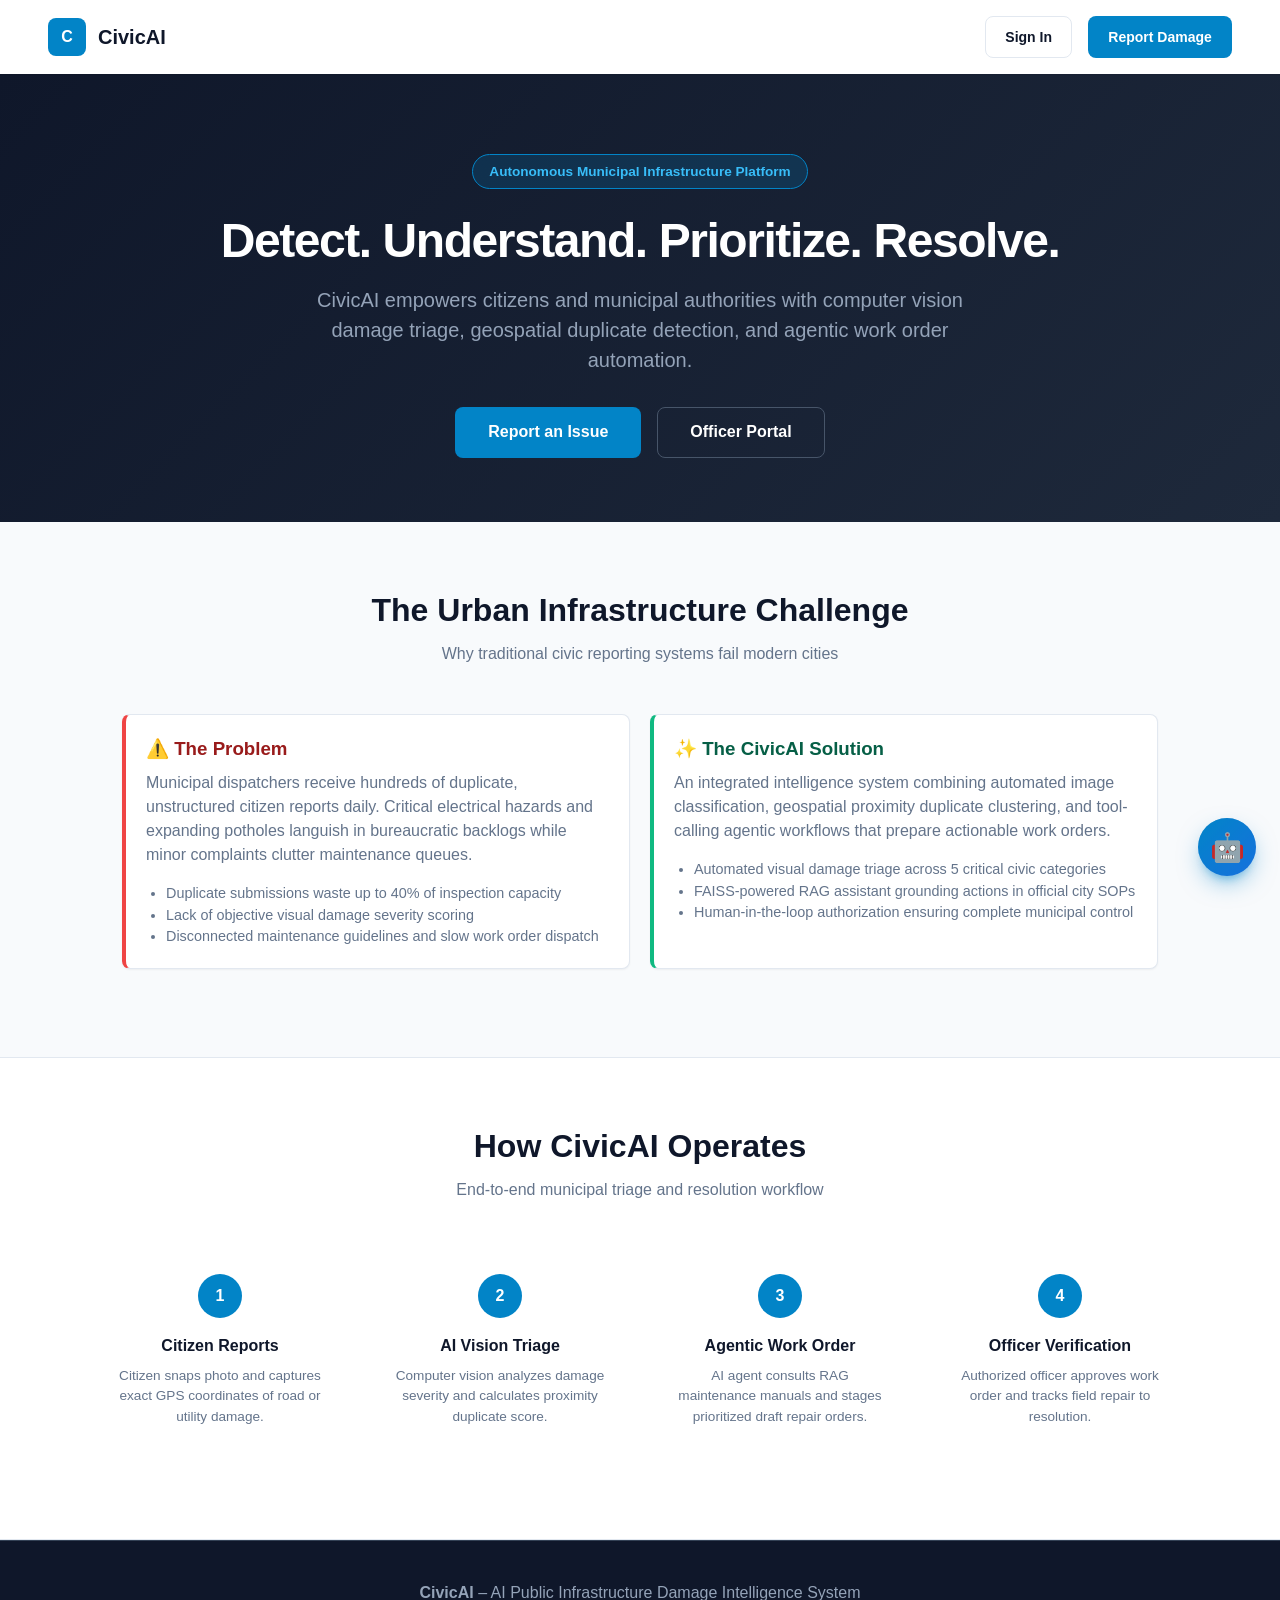
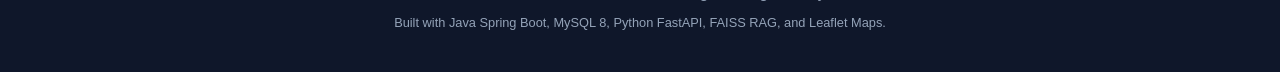
<file: frontend/index.html>
<!DOCTYPE html>
<html lang="en">
<head>
  <meta charset="UTF-8">
  <meta name="viewport" content="width=device-width, initial-scale=1.0">
  <title>CivicAI – AI Public Infrastructure Damage Intelligence</title>
  <link rel="stylesheet" href="assets/css/style.css">
  <style>
    /* Landing Page Specific Styling */
    .landing-nav {
      background: #ffffff;
      padding: 1rem 3rem;
      display: flex;
      justify-content: space-between;
      align-items: center;
      box-shadow: var(--shadow-sm);
      position: sticky;
      top: 0;
      z-index: 100;
    }
    .landing-hero {
      padding: 5rem 2rem 4rem;
      background: linear-gradient(135deg, #0f172a 0%, #1e293b 100%);
      color: #ffffff;
      text-align: center;
    }
    .hero-badge {
      display: inline-block;
      padding: 0.4rem 1rem;
      background: rgba(2, 132, 199, 0.2);
      border: 1px solid #0284c7;
      color: #38bdf8;
      border-radius: 9999px;
      font-size: 0.85rem;
      font-weight: 600;
      margin-bottom: 1.5rem;
    }
    .hero-title {
      font-size: 3rem;
      font-weight: 800;
      letter-spacing: -0.03em;
      margin-bottom: 1rem;
      line-height: 1.15;
    }
    .hero-subtitle {
      font-size: 1.25rem;
      color: #94a3b8;
      max-width: 680px;
      margin: 0 auto 2rem;
    }
    .hero-cta {
      display: flex;
      justify-content: center;
      gap: 1rem;
    }
    .landing-section {
      padding: 4rem 2rem;
      max-width: 1100px;
      margin: 0 auto;
    }
    .section-title {
      font-size: 2rem;
      font-weight: 700;
      text-align: center;
      margin-bottom: 0.5rem;
    }
    .section-subtitle {
      text-align: center;
      color: var(--text-secondary);
      margin-bottom: 3rem;
    }
    .feature-card {
      background: #ffffff;
      padding: 2rem;
      border-radius: var(--radius);
      border: 1px solid var(--border-color);
      box-shadow: var(--shadow-sm);
    }
    .feature-icon {
      font-size: 2.2rem;
      margin-bottom: 1rem;
    }
    .step-box {
      text-align: center;
      padding: 1.5rem;
    }
    .step-number {
      width: 44px;
      height: 44px;
      background: var(--primary);
      color: white;
      border-radius: 50%;
      display: flex;
      align-items: center;
      justify-content: center;
      font-weight: bold;
      margin: 0 auto 1rem;
    }
    footer {
      background: #0f172a;
      color: #94a3b8;
      text-align: center;
      padding: 2.5rem;
      border-top: 1px solid #334155;
    }
  </style>
</head>
<body>

  <!-- Top Navigation -->
  <header class="landing-nav">
    <div style="display: flex; align-items: center; gap: 0.75rem;">
      <div style="width: 38px; height: 38px; background: #0284c7; border-radius: 8px; display: flex; align-items: center; justify-content: center; color: white; font-weight: bold;">C</div>
      <strong style="font-size: 1.25rem; color: #0f172a;">CivicAI</strong>
    </div>
    <div style="display: flex; gap: 1rem;">
      <a href="login.html" class="btn btn-secondary">Sign In</a>
      <a href="register.html" class="btn btn-primary">Report Damage</a>
    </div>
  </header>

  <!-- Hero Section -->
  <section class="landing-hero">
    <span class="hero-badge">Autonomous Municipal Infrastructure Platform</span>
    <h1 class="hero-title">Detect. Understand. Prioritize. Resolve.</h1>
    <p class="hero-subtitle">
      CivicAI empowers citizens and municipal authorities with computer vision damage triage, geospatial duplicate detection, and agentic work order automation.
    </p>
    <div class="hero-cta">
      <a href="report-incident.html" class="btn btn-primary" style="padding: 0.8rem 2rem; font-size: 1rem;">Report an Issue</a>
      <a href="login.html" class="btn btn-secondary" style="padding: 0.8rem 2rem; font-size: 1rem; background: transparent; color: white; border-color: #475569;">Officer Portal</a>
    </div>
  </section>

  <!-- Problem & Solution Section -->
  <section class="landing-section">
    <h2 class="section-title">The Urban Infrastructure Challenge</h2>
    <p class="section-subtitle">Why traditional civic reporting systems fail modern cities</p>

    <div class="grid-2">
      <div class="card" style="border-left: 4px solid var(--status-rejected);">
        <h3 style="margin-bottom: 0.5rem; color: #991b1b;">⚠️ The Problem</h3>
        <p style="color: var(--text-secondary); margin-bottom: 1rem;">
          Municipal dispatchers receive hundreds of duplicate, unstructured citizen reports daily. Critical electrical hazards and expanding potholes languish in bureaucratic backlogs while minor complaints clutter maintenance queues.
        </p>
        <ul style="color: var(--text-secondary); padding-left: 1.25rem; font-size: 0.9rem;">
          <li>Duplicate submissions waste up to 40% of inspection capacity</li>
          <li>Lack of objective visual damage severity scoring</li>
          <li>Disconnected maintenance guidelines and slow work order dispatch</li>
        </ul>
      </div>

      <div class="card" style="border-left: 4px solid var(--status-resolved);">
        <h3 style="margin-bottom: 0.5rem; color: #065f46;">✨ The CivicAI Solution</h3>
        <p style="color: var(--text-secondary); margin-bottom: 1rem;">
          An integrated intelligence system combining automated image classification, geospatial proximity duplicate clustering, and tool-calling agentic workflows that prepare actionable work orders.
        </p>
        <ul style="color: var(--text-secondary); padding-left: 1.25rem; font-size: 0.9rem;">
          <li>Automated visual damage triage across 5 critical civic categories</li>
          <li>FAISS-powered RAG assistant grounding actions in official city SOPs</li>
          <li>Human-in-the-loop authorization ensuring complete municipal control</li>
        </ul>
      </div>
    </div>
  </section>

  <!-- How It Works Section -->
  <section style="background: #ffffff; padding: 4rem 2rem; border-top: 1px solid var(--border-color); border-bottom: 1px solid var(--border-color);">
    <div style="max-width: 1100px; margin: 0 auto;">
      <h2 class="section-title">How CivicAI Operates</h2>
      <p class="section-subtitle">End-to-end municipal triage and resolution workflow</p>

      <div class="grid-4">
        <div class="step-box">
          <div class="step-number">1</div>
          <h4 style="margin-bottom: 0.5rem;">Citizen Reports</h4>
          <p style="font-size: 0.85rem; color: var(--text-secondary);">Citizen snaps photo and captures exact GPS coordinates of road or utility damage.</p>
        </div>
        <div class="step-box">
          <div class="step-number">2</div>
          <h4 style="margin-bottom: 0.5rem;">AI Vision Triage</h4>
          <p style="font-size: 0.85rem; color: var(--text-secondary);">Computer vision analyzes damage severity and calculates proximity duplicate score.</p>
        </div>
        <div class="step-box">
          <div class="step-number">3</div>
          <h4 style="margin-bottom: 0.5rem;">Agentic Work Order</h4>
          <p style="font-size: 0.85rem; color: var(--text-secondary);">AI agent consults RAG maintenance manuals and stages prioritized draft repair orders.</p>
        </div>
        <div class="step-box">
          <div class="step-number">4</div>
          <h4 style="margin-bottom: 0.5rem;">Officer Verification</h4>
          <p style="font-size: 0.85rem; color: var(--text-secondary);">Authorized officer approves work order and tracks field repair to resolution.</p>
        </div>
      </div>
    </div>
  </section>

  <!-- Footer -->
  <footer>
    <p><strong>CivicAI</strong> – AI Public Infrastructure Damage Intelligence System</p>
    <p style="font-size: 0.8rem; margin-top: 0.5rem;">Built with Java Spring Boot, MySQL 8, Python FastAPI, FAISS RAG, and Leaflet Maps.</p>
  </footer>

  <script src="assets/js/api.js"></script>
  <script src="assets/js/ui.js"></script>
  <script src="assets/js/voice-assistant.js"></script>
</body>
</html>
</file>
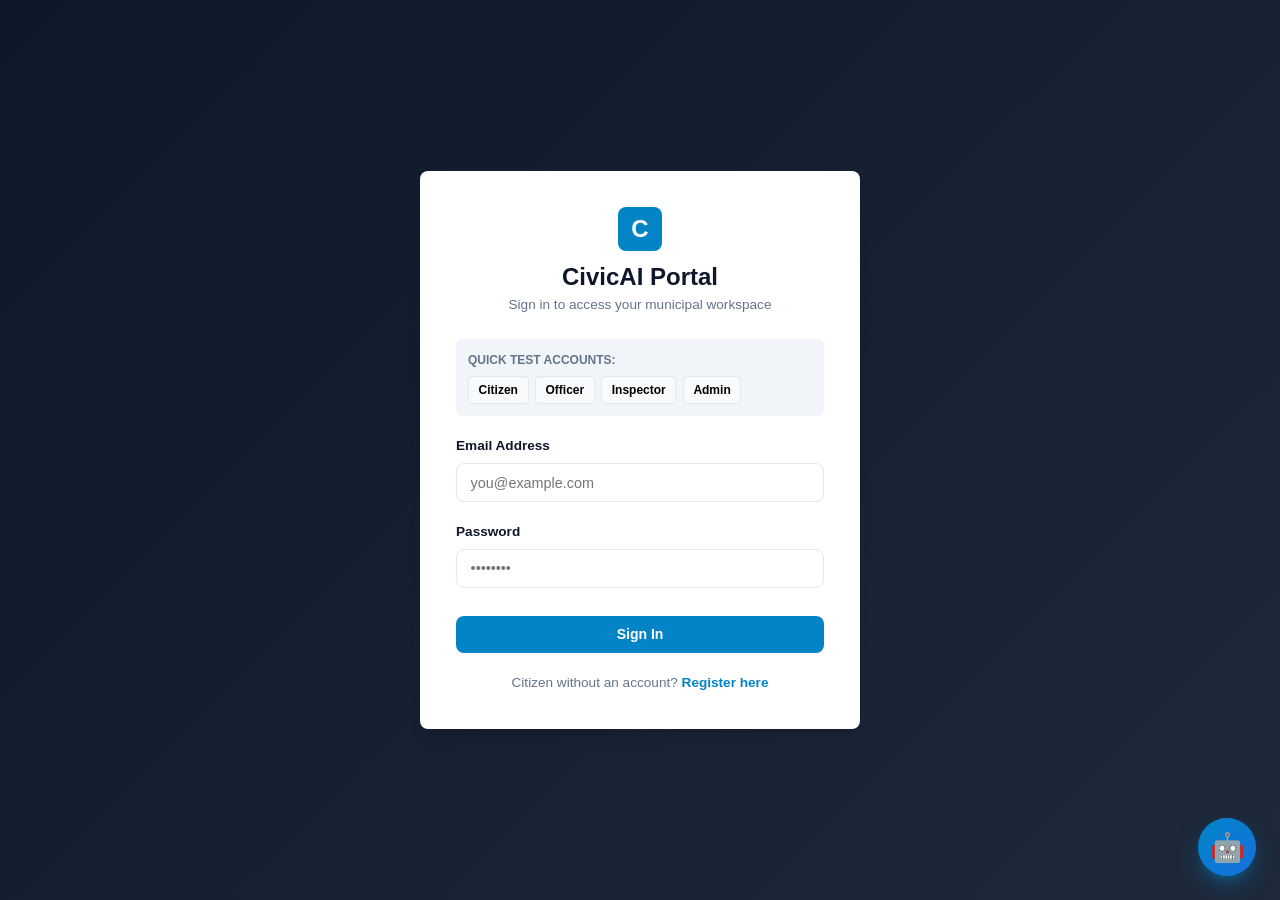
<file: frontend/admin-dashboard.html>
<!DOCTYPE html>
<html lang="en">
<head>
  <meta charset="UTF-8">
  <meta name="viewport" content="width=device-width, initial-scale=1.0">
  <title>Admin Console – CivicAI</title>
  <link rel="stylesheet" href="assets/css/style.css">
</head>
<body>

  <div class="app-container">
    <aside class="sidebar"></aside>

    <div class="main-wrapper">
      <header class="topbar">
        <h1 class="page-title">City Administration Console</h1>
        <div class="topbar-actions">
          <button class="btn btn-secondary btn-sm" onclick="loadAdminData()">🔄 Refresh Directory</button>
        </div>
      </header>

      <main class="content-body">
        <!-- Users Management Directory -->
        <div class="card" style="margin-bottom: 1.5rem;">
          <div class="card-header">
            <h3>Municipal User Directory & Access Control</h3>
          </div>
          <div class="table-responsive">
            <table>
              <thead>
                <tr>
                  <th>User ID</th>
                  <th>Name</th>
                  <th>Email</th>
                  <th>Role</th>
                  <th>Department</th>
                  <th>Status</th>
                  <th>Created Date</th>
                  <th>Action</th>
                </tr>
              </thead>
              <tbody id="users-tbody">
                <tr><td colspan="8" style="text-align: center; color: var(--text-muted);">Loading user directory...</td></tr>
              </tbody>
            </table>
          </div>
        </div>

        <!-- System Audit Trail -->
        <div class="card">
          <div class="card-header">
            <h3>System Audit Logs</h3>
          </div>
          <div class="table-responsive">
            <table>
              <thead>
                <tr>
                  <th>Log ID</th>
                  <th>Action</th>
                  <th>Entity</th>
                  <th>Details</th>
                  <th>Timestamp</th>
                </tr>
              </thead>
              <tbody id="audit-tbody">
                <tr><td colspan="5" style="text-align: center; color: var(--text-muted);">Loading audit logs...</td></tr>
              </tbody>
            </table>
          </div>
        </div>
      </main>
    </div>
  </div>

  <!-- Role Edit Modal -->
  <div id="role-modal" class="modal-backdrop">
    <div class="modal-dialog">
      <div class="modal-header">
        <h3 style="font-size: 1.1rem; font-weight: 700;">Update User Role & Access</h3>
        <button style="border: none; background: none; font-size: 1.25rem; cursor: pointer;" onclick="closeRoleModal()">✕</button>
      </div>
      <div class="modal-body">
        <input type="hidden" id="edit-user-id">
        <div class="form-group">
          <label for="edit-role-select">Assigned Role *</label>
          <select id="edit-role-select" class="form-control">
            <option value="CITIZEN">CITIZEN</option>
            <option value="MUNICIPAL_OFFICER">MUNICIPAL_OFFICER</option>
            <option value="FIELD_INSPECTOR">FIELD_INSPECTOR</option>
            <option value="ADMIN">ADMIN</option>
          </select>
        </div>
        <div class="form-group">
          <label for="edit-dept-select">Assigned Department</label>
          <select id="edit-dept-select" class="form-control">
            <option value="">None / Citizen</option>
            <option value="1">Roads & Infrastructure Maintenance</option>
            <option value="2">Electrical & Public Lighting</option>
            <option value="3">Water Supply & Drainage Authority</option>
            <option value="4">Solid Waste Management</option>
          </select>
        </div>
        <div class="form-group">
          <label>Account Status</label>
          <div>
            <label style="font-weight: normal; cursor: pointer;">
              <input type="checkbox" id="edit-enabled-check" checked> Account Enabled
            </label>
          </div>
        </div>
      </div>
      <div class="modal-footer">
        <button class="btn btn-secondary" onclick="closeRoleModal()">Cancel</button>
        <button class="btn btn-primary" onclick="submitRoleUpdate()">Save Role</button>
      </div>
    </div>
  </div>

  <script src="assets/js/api.js"></script>
  <script src="assets/js/auth.js"></script>
  <script src="assets/js/ui.js"></script>
  <script>
    Auth.requireAuth(["ADMIN"]);
    UI.renderSidebar("admin-dashboard");

    async function loadAdminData() {
      loadUsers();
      loadAuditLogs();
    }

    async function loadUsers() {
      try {
        const res = await Api.get("/admin/users");
        if (res.success && res.data) {
          const tbody = document.getElementById("users-tbody");
          tbody.innerHTML = res.data.map(u => `
            <tr>
              <td>#${u.id}</td>
              <td><strong>${UI.escapeHtml(u.name)}</strong></td>
              <td>${UI.escapeHtml(u.email)}</td>
              <td><span class="badge badge-medium">${UI.escapeHtml(u.role)}</span></td>
              <td>${UI.escapeHtml(u.departmentName || 'None')}</td>
              <td><span class="badge ${u.enabled ? 'badge-resolved' : 'badge-rejected'}">${u.enabled ? 'Active' : 'Disabled'}</span></td>
              <td>${UI.formatDate(u.createdAt)}</td>
              <td>
                <button class="btn btn-secondary btn-sm" onclick="openRoleModal(${u.id}, '${u.role}', ${u.departmentId || 'null'}, ${u.enabled})">Edit Role</button>
              </td>
            </tr>
          `).join("");
        }
      } catch (err) {
        UI.showToast("Failed to load users: " + err.message, "error");
      }
    }

    async function loadAuditLogs() {
      try {
        const res = await Api.get("/admin/audit-logs?size=15");
        if (res.success && res.data) {
          const tbody = document.getElementById("audit-tbody");
          const logs = res.data.content || [];
          if (logs.length === 0) {
            tbody.innerHTML = `<tr><td colspan="5" style="text-align: center;">No audit logs recorded yet.</td></tr>`;
            return;
          }
          tbody.innerHTML = logs.map(l => `
            <tr>
              <td>#${l.id}</td>
              <td><strong>${UI.escapeHtml(l.action)}</strong></td>
              <td>${UI.escapeHtml(l.entityName)} ${l.entityId ? '#' + l.entityId : ''}</td>
              <td>${UI.escapeHtml(l.details || '-')}</td>
              <td>${UI.formatDate(l.createdAt)}</td>
            </tr>
          `).join("");
        }
      } catch (err) {
        console.warn("Audit logs error:", err);
      }
    }

    function openRoleModal(userId, currentRole, deptId, enabled) {
      document.getElementById("edit-user-id").value = userId;
      document.getElementById("edit-role-select").value = currentRole;
      document.getElementById("edit-dept-select").value = deptId || "";
      document.getElementById("edit-enabled-check").checked = enabled;
      document.getElementById("role-modal").classList.add("show");
    }

    function closeRoleModal() {
      document.getElementById("role-modal").classList.remove("show");
    }

    async function submitRoleUpdate() {
      const userId = document.getElementById("edit-user-id").value;
      const role = document.getElementById("edit-role-select").value;
      const deptVal = document.getElementById("edit-dept-select").value;
      const enabled = document.getElementById("edit-enabled-check").checked;

      const payload = {
        role: role,
        departmentId: deptVal ? parseInt(deptVal) : null,
        enabled: enabled
      };

      try {
        const res = await Api.patch(`/admin/users/${userId}/role`, payload);
        if (res.success) {
          UI.showToast("User role updated successfully!", "success");
          closeRoleModal();
          loadUsers();
        }
      } catch (err) {
        UI.showToast(err.message, "error");
      }
    }

    loadAdminData();
  </script>
</body>
</html>
</file>
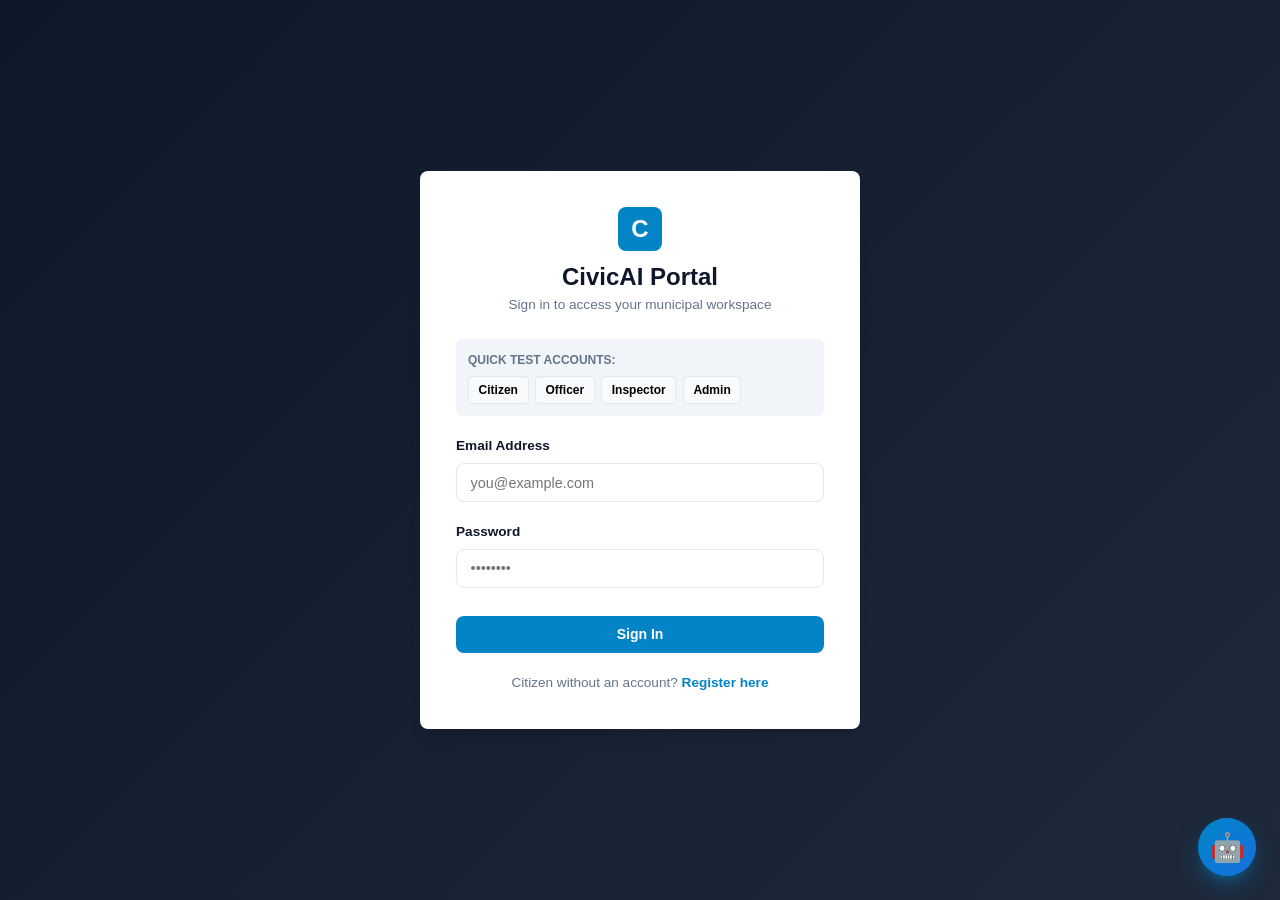
<file: frontend/citizen-dashboard.html>
<!DOCTYPE html>
<html lang="en">
<head>
  <meta charset="UTF-8">
  <meta name="viewport" content="width=device-width, initial-scale=1.0">
  <title>Citizen Dashboard – CivicAI</title>
  <link rel="stylesheet" href="assets/css/style.css">
</head>
<body>

  <div class="app-container">
    <!-- Dynamic Sidebar -->
    <aside class="sidebar"></aside>

    <div class="main-wrapper">
      <header class="topbar">
        <h1 class="page-title">Citizen Dashboard</h1>
        <div class="topbar-actions">
          <a href="report-incident.html" class="btn btn-primary btn-sm">+ Report Damage</a>
        </div>
      </header>

      <main class="content-body">
        <!-- Metric Cards -->
        <div class="grid-4">
          <div class="card metric-card">
            <div>
              <div class="metric-label">My Submissions</div>
              <div id="stat-total" class="metric-value">0</div>
            </div>
            <div class="metric-icon" style="background: #e0f2fe; color: #0284c7;">📝</div>
          </div>
          <div class="card metric-card">
            <div>
              <div class="metric-label">In Review / Triage</div>
              <div id="stat-pending" class="metric-value">0</div>
            </div>
            <div class="metric-icon" style="background: #fef3c7; color: #d97706;">⏳</div>
          </div>
          <div class="card metric-card">
            <div>
              <div class="metric-label">Repair In Progress</div>
              <div id="stat-progress" class="metric-value">0</div>
            </div>
            <div class="metric-icon" style="background: #ede9fe; color: #7c3aed;">🛠️</div>
          </div>
          <div class="card metric-card">
            <div>
              <div class="metric-label">Resolved Issues</div>
              <div id="stat-resolved" class="metric-value">0</div>
            </div>
            <div class="metric-icon" style="background: #d1fae5; color: #059669;">✅</div>
          </div>
        </div>

        <!-- Recent Incident Submissions Table -->
        <div class="card">
          <div class="card-header">
            <h3>My Incident Reports</h3>
            <button class="btn btn-secondary btn-sm" onclick="loadCitizenIncidents()">🔄 Refresh</button>
          </div>
          <div class="table-responsive">
            <table>
              <thead>
                <tr>
                  <th>Reference #</th>
                  <th>Category</th>
                  <th>Description</th>
                  <th>Location</th>
                  <th>Priority</th>
                  <th>Status</th>
                  <th>Reported Date</th>
                  <th>Action</th>
                </tr>
              </thead>
              <tbody id="incidents-table-body">
                <tr><td colspan="8" style="text-align: center; color: var(--text-muted);">Loading your reports...</td></tr>
              </tbody>
            </table>
          </div>
        </div>
      </main>
    </div>
  </div>

  <script src="assets/js/api.js"></script>
  <script src="assets/js/auth.js"></script>
  <script src="assets/js/ui.js"></script>
  <script>
    Auth.requireAuth(["CITIZEN", "ADMIN"]);
    UI.renderSidebar("citizen-dashboard");

    async function loadCitizenIncidents() {
      try {
        const res = await Api.get("/incidents/my");
        if (res.success && res.data) {
          const list = res.data.content || [];
          
          let total = list.length;
          let pending = list.filter(i => ["REPORTED", "UNDER_REVIEW", "AI_ANALYZED"].includes(i.status)).length;
          let progress = list.filter(i => ["WORK_ORDER_CREATED", "IN_PROGRESS"].includes(i.status)).length;
          let resolved = list.filter(i => i.status === "RESOLVED").length;

          document.getElementById("stat-total").textContent = total;
          document.getElementById("stat-pending").textContent = pending;
          document.getElementById("stat-progress").textContent = progress;
          document.getElementById("stat-resolved").textContent = resolved;

          const tbody = document.getElementById("incidents-table-body");
          if (list.length === 0) {
            tbody.innerHTML = `<tr><td colspan="8" style="text-align: center; padding: 2rem;">No incidents reported yet. Click <strong>+ Report Damage</strong> above to file your first report.</td></tr>`;
            return;
          }

          tbody.innerHTML = list.map(item => `
            <tr>
              <td><strong>${UI.escapeHtml(item.referenceNumber)}</strong></td>
              <td>${UI.escapeHtml(item.category.replace('_', ' '))}</td>
              <td>${UI.escapeHtml(item.description.length > 50 ? item.description.substring(0, 50) + "..." : item.description)}</td>
              <td>${UI.escapeHtml(item.address || (item.latitude + ", " + item.longitude))}</td>
              <td>${UI.getPriorityBadge(item.approvedPriority)}</td>
              <td>${UI.getStatusBadge(item.status)}</td>
              <td>${UI.formatDate(item.createdAt)}</td>
              <td>
                <a href="incident-details.html?id=${item.id}" class="btn btn-secondary btn-sm">View Details</a>
              </td>
            </tr>
          `).join("");
        }
      } catch (err) {
        UI.showToast("Failed to load incidents: " + err.message, "error");
      }
    }

    loadCitizenIncidents();
    // Auto polling every 15 seconds
    setInterval(loadCitizenIncidents, 15000);
  </script>
</body>
</html>
</file>
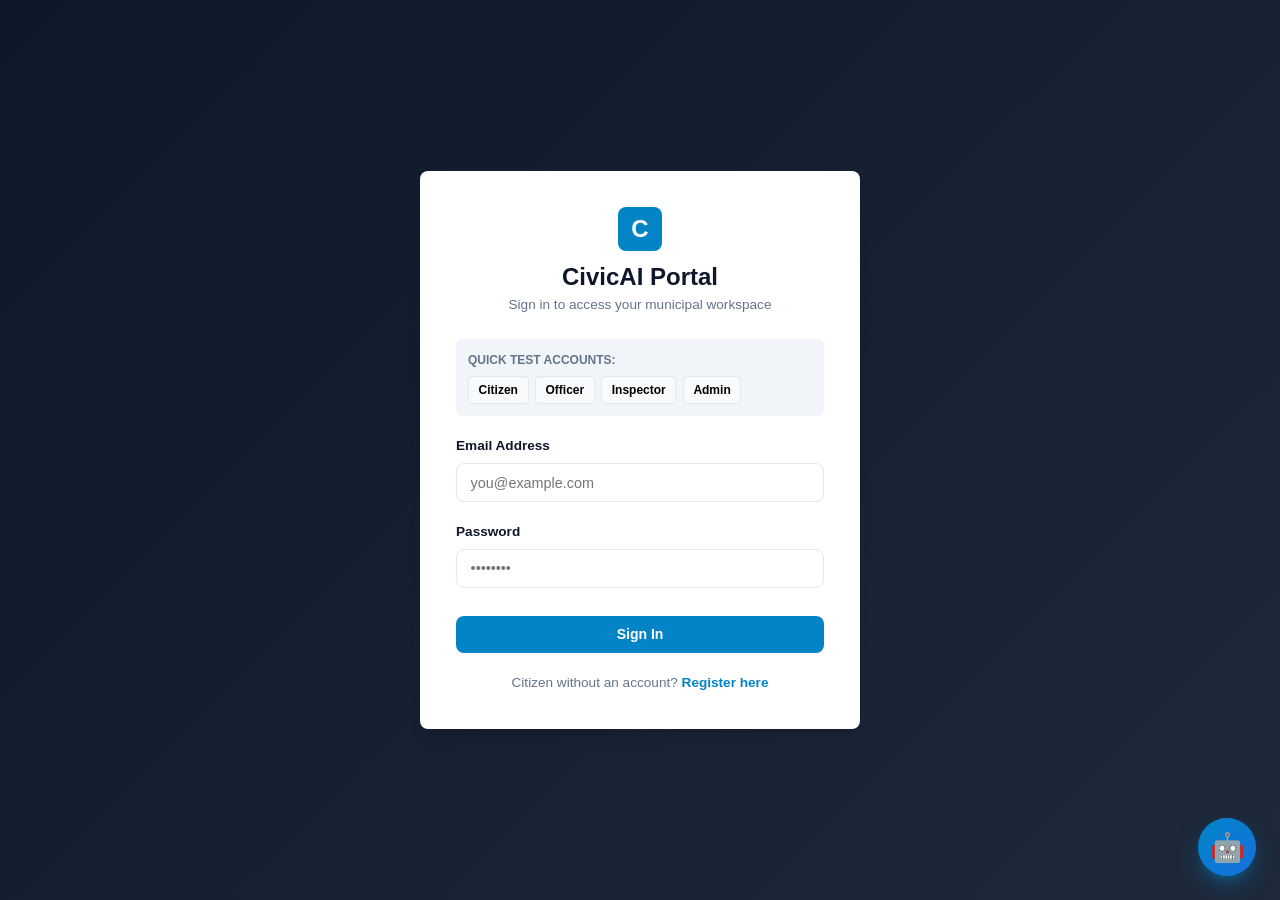
<file: frontend/incident-details.html>
<!DOCTYPE html>
<html lang="en">
<head>
  <meta charset="UTF-8">
  <meta name="viewport" content="width=device-width, initial-scale=1.0">
  <title>Incident Details – CivicAI</title>
  <link rel="stylesheet" href="assets/css/style.css">
  <style>
    .case-grid {
      display: grid;
      grid-template-columns: 1fr 1fr;
      gap: 1.5rem;
    }
    .image-overlay-wrapper {
      position: relative;
      display: inline-block;
      max-width: 100%;
      border-radius: var(--radius);
      overflow: hidden;
      border: 1px solid var(--border-color);
      margin-top: 0.5rem;
    }
    .evidence-thumb {
      display: block;
      max-width: 100%;
      max-height: 320px;
      object-fit: cover;
    }
    .bounding-box-overlay {
      position: absolute;
      border: 2px solid #ef4444;
      background: rgba(239, 68, 68, 0.2);
      border-radius: 4px;
      pointer-events: none;
      box-shadow: 0 0 8px rgba(239, 68, 68, 0.6);
    }
    .bounding-box-label {
      position: absolute;
      top: -22px;
      left: 0;
      background: #ef4444;
      color: #ffffff;
      font-size: 0.7rem;
      font-weight: 700;
      padding: 1px 6px;
      border-radius: 3px;
      white-space: nowrap;
    }
    .tool-log-item {
      padding: 0.6rem 0.8rem;
      border-left: 3px solid var(--primary);
      background: #f8fafc;
      margin-bottom: 0.5rem;
      border-radius: 0 4px 4px 0;
      font-size: 0.85rem;
    }
    .tool-log-name {
      font-weight: 700;
      color: var(--primary);
    }
    .sim-badge-high {
      background: #fee2e2;
      color: #991b1b;
      padding: 0.2rem 0.5rem;
      border-radius: 4px;
      font-size: 0.75rem;
      font-weight: 700;
    }
    .sim-badge-med {
      background: #fef3c7;
      color: #92400e;
      padding: 0.2rem 0.5rem;
      border-radius: 4px;
      font-size: 0.75rem;
      font-weight: 700;
    }
    .sim-badge-low {
      background: #f1f5f9;
      color: #475569;
      padding: 0.2rem 0.5rem;
      border-radius: 4px;
      font-size: 0.75rem;
      font-weight: 700;
    }
    @media (max-width: 900px) {
      .case-grid {
        grid-template-columns: 1fr;
      }
    }
  </style>
</head>
<body>

  <div class="app-container">
    <aside class="sidebar"></aside>

    <div class="main-wrapper">
      <header class="topbar">
        <h1 class="page-title" id="page-case-title">Incident Details</h1>
        <div class="topbar-actions">
          <button class="btn btn-secondary btn-sm" onclick="history.back()">← Back</button>
          <button class="btn btn-primary btn-sm" id="btn-run-agent" onclick="runAgentTriage()">🤖 Run Agentic AI Triage</button>
        </div>
      </header>

      <main class="content-body">
        <div class="case-grid">
          <!-- Left Column: Incident Details & Evidence with Bounding Box -->
          <div>
            <div class="card" style="margin-bottom: 1.5rem;">
              <div class="card-header">
                <h3>Incident Information</h3>
                <span id="case-status-badge"></span>
              </div>
              <div style="font-size: 0.9rem; line-height: 1.8;">
                <div><strong>Reference #:</strong> <span id="case-ref">-</span></div>
                <div><strong>Category:</strong> <span id="case-category">-</span></div>
                <div><strong>Language:</strong> <span id="case-lang" class="badge" style="background:#e0e7ff; color:#3730a3;">English</span></div>
                <div><strong>Reported By:</strong> <span id="case-reporter">-</span></div>
                <div><strong>Location:</strong> <span id="case-address">-</span></div>
                <div><strong>GPS Coordinates:</strong> <span id="case-coords">-</span></div>
                <div><strong>Official Priority:</strong> <span id="case-priority">-</span> <button class="btn btn-secondary btn-sm" style="margin-left: 0.5rem; padding: 0.2rem 0.5rem; font-size: 0.75rem;" onclick="openPriorityModal()">Override Priority</button></div>
                <div><strong>Assigned Department:</strong> <span id="case-dept">-</span></div>
                <div><strong>Reported Date:</strong> <span id="case-date">-</span></div>

                <div style="margin-top: 0.75rem;">
                  <strong>Original Citizen Description:</strong>
                  <p id="case-description" style="color: var(--text-secondary); margin-top: 0.25rem; background: #f8fafc; padding: 0.75rem; border-radius: 4px; border: 1px solid var(--border-color);"></p>
                </div>
                <div id="case-norm-box" style="display: none; margin-top: 0.5rem;">
                  <strong>Normalized English Representation:</strong>
                  <p id="case-normalized" style="color: #0f766e; margin-top: 0.25rem; background: #f0fdfa; padding: 0.6rem; border-radius: 4px; border: 1px solid #ccfbf1; font-size: 0.85rem;"></p>
                </div>
              </div>
            </div>

            <!-- Evidence Photo with Damage Bounding Box Overlay -->
            <div class="card">
              <div class="card-header" style="display: flex; justify-content: space-between; align-items: center;">
                <h3>Photo Evidence &amp; Damage Localization</h3>
                <span id="vision-detection-badge" style="font-size: 0.75rem; color: var(--text-secondary);"></span>
              </div>
              <div id="evidence-container">
                <p style="color: var(--text-muted); font-size: 0.85rem;">No photo evidence attached.</p>
              </div>
            </div>
          </div>

          <!-- Right Column: AI Analysis, Duplicate Detection, and Agent Runs -->
          <div>
            <!-- AI Damage Analysis Panel -->
            <div class="card" style="margin-bottom: 1.5rem;">
              <div class="card-header" style="display: flex; justify-content: space-between; align-items: center;">
                <h3>Hugging Face Vision &amp; Damage Intelligence</h3>
                <button class="btn btn-secondary btn-sm" onclick="triggerVisionAnalysis()">Analyze Photo</button>
              </div>
              <div id="analysis-content" style="font-size: 0.85rem;">
                <p style="color: var(--text-muted);">No analysis generated yet. Click 'Analyze Photo' or trigger Agentic Triage.</p>
              </div>
            </div>

            <!-- Geospatial & Semantic Duplicate Detection Panel -->
            <div class="card" style="margin-bottom: 1.5rem;">
              <div class="card-header" style="display: flex; justify-content: space-between; align-items: center;">
                <h3>Semantic Duplicate Detection (Sentence Transformers)</h3>
                <button class="btn btn-secondary btn-sm" onclick="checkDuplicates()">Rescan Proximity</button>
              </div>
              <div id="duplicates-container" style="font-size: 0.85rem;">
                <p style="color: var(--text-muted);">Click to scan 300m radius using Hugging Face semantic sentence embeddings.</p>
              </div>
            </div>

            <!-- Agentic AI Workflow & Tool Logs -->
            <div class="card">
              <div class="card-header">
                <h3>8-Tool Agentic AI Incident Coordinator</h3>
              </div>
              <div id="agent-run-container" style="font-size: 0.85rem;">
                <p style="color: var(--text-muted);">Agent has not triaged this incident yet. Click 'Run Agentic AI Triage' above to start automated analysis.</p>
              </div>
            </div>
          </div>
        </div>
      </main>
    </div>
  </div>

  <!-- Priority Override Modal -->
  <div id="priority-modal" class="modal-backdrop">
    <div class="modal-dialog">
      <div class="modal-header">
        <h3 style="font-size: 1.1rem; font-weight: 700;">Override Incident Priority</h3>
        <button style="border: none; background: none; font-size: 1.25rem; cursor: pointer;" onclick="closePriorityModal()">✕</button>
      </div>
      <div class="modal-body">
        <div class="form-group">
          <label for="override-priority">New Priority Level *</label>
          <select id="override-priority" class="form-control">
            <option value="LOW">LOW</option>
            <option value="MEDIUM">MEDIUM</option>
            <option value="HIGH">HIGH</option>
            <option value="CRITICAL">CRITICAL</option>
          </select>
        </div>
        <div class="form-group">
          <label for="override-status">Update Status</label>
          <select id="override-status" class="form-control">
            <option value="UNDER_REVIEW">UNDER_REVIEW</option>
            <option value="AI_ANALYZED">AI_ANALYZED</option>
            <option value="WORK_ORDER_CREATED">WORK_ORDER_CREATED</option>
            <option value="IN_PROGRESS">IN_PROGRESS</option>
            <option value="RESOLVED">RESOLVED</option>
            <option value="REJECTED">REJECTED</option>
          </select>
        </div>
        <div class="form-group">
          <label for="override-reason">Mandatory Officer Explanation *</label>
          <textarea id="override-reason" class="form-control" required placeholder="Explain why the automated recommendation is being modified..."></textarea>
        </div>
      </div>
      <div class="modal-footer">
        <button class="btn btn-secondary" onclick="closePriorityModal()">Cancel</button>
        <button class="btn btn-primary" onclick="submitPriorityOverride()">Save Changes</button>
      </div>
    </div>
  </div>

  <script src="assets/js/api.js"></script>
  <script src="assets/js/auth.js"></script>
  <script src="assets/js/ui.js"></script>
  <script>
    Auth.requireAuth();
    UI.renderSidebar("incidents");

    const urlParams = new URLSearchParams(window.location.search);
    const incidentId = urlParams.get("id");

    if (!incidentId) {
      alert("Missing Incident ID");
      window.location.href = "incidents.html";
    }

    let currentIncidentData = null;
    let latestDetectedBBox = null;

    async function loadIncidentDetails() {
      try {
        const res = await Api.get(`/incidents/${incidentId}`);
        if (res.success && res.data) {
          const d = res.data;
          currentIncidentData = d;
          document.getElementById("page-case-title").textContent = `Incident #${d.referenceNumber}`;
          document.getElementById("case-ref").textContent = d.referenceNumber;
          document.getElementById("case-category").textContent = d.category.replace(/_/g, ' ');
          document.getElementById("case-lang").textContent = d.originalLanguage || "English";
          document.getElementById("case-reporter").textContent = `${d.citizenName} (${d.citizenEmail})`;
          document.getElementById("case-address").textContent = d.address || "Unspecified";
          document.getElementById("case-coords").textContent = `${d.latitude}, ${d.longitude}`;
          document.getElementById("case-priority").innerHTML = UI.getPriorityBadge(d.approvedPriority);
          document.getElementById("case-status-badge").innerHTML = UI.getStatusBadge(d.status);
          document.getElementById("case-dept").textContent = d.assignedDepartmentName || "Pending Assignment";
          document.getElementById("case-date").textContent = UI.formatDate(d.createdAt);
          document.getElementById("case-description").textContent = d.description;

          if (d.normalizedDescription && d.normalizedDescription !== d.description) {
            document.getElementById("case-norm-box").style.display = "block";
            document.getElementById("case-normalized").textContent = d.normalizedDescription;
          }

          // Render Evidence Photo with Overlay
          renderEvidencePhoto(d.evidenceFiles);
        }

        loadAnalysis();
        checkDuplicates();
        loadAgentRun();
      } catch (err) {
        UI.showToast("Failed to load incident details: " + err.message, "error");
      }
    }

    function renderEvidencePhoto(files) {
      const evContainer = document.getElementById("evidence-container");
      if (files && files.length > 0) {
        const file = files[0];
        evContainer.innerHTML = `
          <div class="image-overlay-wrapper" id="image-wrapper">
            <img src="http://localhost:8080/api/incidents/evidence/file/${file}" class="evidence-thumb" id="evidence-img" alt="Damage Evidence" onload="applyBoundingBoxOverlay()">
            <div id="bbox-element" class="bounding-box-overlay" style="display: none;">
              <span id="bbox-label" class="bounding-box-label">Damage Region</span>
            </div>
          </div>
        `;
      } else {
        evContainer.innerHTML = `<p style="color: var(--text-muted); font-size: 0.85rem;">No evidence photo attached to this submission.</p>`;
      }
    }

    function applyBoundingBoxOverlay() {
      if (!latestDetectedBBox) return;
      const img = document.getElementById("evidence-img");
      const bboxEl = document.getElementById("bbox-element");
      const labelEl = document.getElementById("bbox-label");
      if (!img || !bboxEl) return;

      const w = img.clientWidth;
      const h = img.clientHeight;

      const x = (latestDetectedBBox.x / 100) * w;
      const y = (latestDetectedBBox.y / 100) * h;
      const bw = (latestDetectedBBox.width / 100) * w;
      const bh = (latestDetectedBBox.height / 100) * h;

      bboxEl.style.left = `${x}px`;
      bboxEl.style.top = `${y}px`;
      bboxEl.style.width = `${bw}px`;
      bboxEl.style.height = `${bh}px`;
      bboxEl.style.display = "block";
      labelEl.textContent = latestDetectedBBox.label || "Damage ROI";
    }

    async function loadAnalysis() {
      try {
        const res = await Api.get(`/incidents/${incidentId}/analysis`);
        if (res.success && res.data) {
          const a = res.data;
          const isHeuristic = a.isHeuristic === true;
          const badgeClass = isHeuristic ? "background: #fef3c7; color: #92400e; border: 1px solid #fde68a;" : "background: #f0fdf4; color: #166534; border: 1px solid #86efac;";
          const badgeText = isHeuristic ? "Labeled Heuristic Fallback" : "Hugging Face Neural Vision";

          if (a.detectedObjects) {
            try {
              const objs = typeof a.detectedObjects === "string" ? JSON.parse(a.detectedObjects) : a.detectedObjects;
              if (objs && objs.length > 0 && objs[0].bounding_box) {
                latestDetectedBBox = objs[0].bounding_box;
                latestDetectedBBox.label = objs[0].label || a.predictedCategory;
                applyBoundingBoxOverlay();
                document.getElementById("vision-detection-badge").textContent = `Region: [${latestDetectedBBox.x}%, ${latestDetectedBBox.y}%]`;
              }
            } catch (e) {
              console.warn("Parse bbox error:", e);
            }
          }

          document.getElementById("analysis-content").innerHTML = `
            <div style="${badgeClass} padding: 0.75rem; border-radius: 6px; margin-bottom: 0.5rem;">
              <div style="display: flex; justify-content: space-between; align-items: center; margin-bottom: 0.3rem;">
                <strong>${UI.escapeHtml(a.modelName)}</strong>
                <span style="font-size: 0.7rem; font-weight: 700; padding: 2px 6px; border-radius: 4px; ${badgeClass}">${badgeText}</span>
              </div>
              <div><strong>Predicted Category:</strong> ${UI.escapeHtml(a.predictedCategory)} (Confidence: <strong>${(a.confidence * 100).toFixed(1)}%</strong>)</div>
              <div><strong>Status:</strong> ${UI.escapeHtml(a.analysisStatus)}</div>
              <div style="margin-top: 0.4rem; line-height: 1.4;">${UI.escapeHtml(a.explanation)}</div>
            </div>
          `;
        }
      } catch {
        // Not analyzed yet
      }
    }

    async function triggerVisionAnalysis() {
      try {
        UI.showToast("Executing Hugging Face Vision Analysis...", "success");
        const res = await Api.post(`/incidents/${incidentId}/analyze`, {});
        if (res.success) {
          UI.showToast("Vision Analysis Completed!", "success");
          loadAnalysis();
        }
      } catch (err) {
        UI.showToast("Analysis error: " + err.message, "error");
      }
    }

    async function checkDuplicates() {
      try {
        const res = await Api.get(`/incidents/${incidentId}/duplicates`);
        const cont = document.getElementById("duplicates-container");
        if (res.success && res.data && res.data.length > 0) {
          cont.innerHTML = res.data.map(dup => {
            const level = dup.similarityLevel || "MEDIUM_SIMILARITY";
            let badgeClass = "sim-badge-med";
            if (level === "HIGH_SIMILARITY") badgeClass = "sim-badge-high";
            else if (level === "LOW_SIMILARITY") badgeClass = "sim-badge-low";

            return `
              <div style="background: #ffffff; border: 1px solid var(--border-color); padding: 0.75rem; border-radius: 6px; margin-bottom: 0.5rem; box-shadow: 0 1px 3px rgba(0,0,0,0.05);">
                <div style="display: flex; justify-content: space-between; align-items: center; margin-bottom: 0.3rem;">
                  <div><strong>Matching Complaint:</strong> #${UI.escapeHtml(dup.relatedReferenceNumber)} (${UI.escapeHtml(dup.relatedCategory)})</div>
                  <span class="${badgeClass}">${level.replace(/_/g, " ")}</span>
                </div>
                <div style="color: var(--text-secondary); font-size: 0.8rem; margin-bottom: 0.3rem;">
                  📍 <strong>Distance:</strong> ${dup.distanceMeters}m away | <strong>Similarity Score:</strong> ${(dup.similarityScore * 100).toFixed(0)}%
                </div>
                <div style="font-size: 0.8rem; color: #334155; margin-bottom: 0.5rem; background: #f8fafc; padding: 0.4rem; border-radius: 4px;">
                  💡 ${UI.escapeHtml(dup.explanation || "Geospatial proximity and text similarity match.")}
                </div>
                <div style="display: flex; gap: 0.5rem; align-items: center;">
                  <span class="badge badge-medium" style="font-size: 0.75rem;">Status: ${UI.escapeHtml(dup.reviewStatus)}</span>
                  ${dup.reviewStatus !== "CONFIRMED_DUPLICATE" ? `<button class="btn btn-secondary btn-sm" style="font-size: 0.75rem;" onclick="confirmDuplicate(${dup.id}, 'CONFIRMED_DUPLICATE')">Mark Duplicate</button>` : ''}
                  ${dup.reviewStatus !== "DISMISSED" ? `<button class="btn btn-secondary btn-sm" style="font-size: 0.75rem;" onclick="confirmDuplicate(${dup.id}, 'DISMISSED')">Dismiss</button>` : ''}
                </div>
              </div>
            `;
          }).join("");
        } else {
          cont.innerHTML = `<p style="color: var(--text-muted);">No proximity duplicates detected within 300 meters.</p>`;
        }
      } catch (err) {
        console.warn("Duplicates check error:", err);
      }
    }

    async function confirmDuplicate(dupId, action) {
      try {
        const res = await Api.post(`/incidents/${incidentId}/duplicates/confirm`, {
          duplicateId: dupId,
          action: action
        });
        if (res.success) {
          UI.showToast(`Duplicate status set: ${action}`, "success");
          checkDuplicates();
        }
      } catch (err) {
        UI.showToast(err.message, "error");
      }
    }

    async function loadAgentRun() {
      try {
        const res = await Api.get(`/agent/runs/incident/${incidentId}`);
        if (res.success && res.data) {
          renderAgentRun(res.data);
        }
      } catch {
        // No agent run yet
      }
    }

    async function runAgentTriage() {
      const btn = document.getElementById("btn-run-agent");
      btn.disabled = true;
      btn.textContent = "🤖 Running 8 Tools...";
      UI.showToast("Agentic triage workflow executing across 8 tools...", "info");

      try {
        const res = await Api.post(`/agent/analyze/${incidentId}`, {});
        if (res.success && res.data) {
          UI.showToast("Agentic triage completed successfully!", "success");
          renderAgentRun(res.data);
          loadIncidentDetails();
        }
      } catch (err) {
        UI.showToast("Agent error: " + err.message, "error");
      } finally {
        btn.disabled = false;
        btn.textContent = "🤖 Run Agentic AI Triage";
      }
    }

    function renderAgentRun(run) {
      const cont = document.getElementById("agent-run-container");
      const logsHtml = (run.toolLogs || []).map(l => `
        <div class="tool-log-item">
          <div class="tool-log-name">🔧 ${UI.escapeHtml(l.toolName)}</div>
          <div style="color: var(--text-secondary); font-size: 0.75rem;">Input: ${UI.escapeHtml(l.inputSummary)}</div>
          <div style="margin-top: 0.2rem;">${UI.escapeHtml(l.outputSummary)}</div>
        </div>
      `).join("");

      cont.innerHTML = `
        <div style="background: #f8fafc; border: 1px solid var(--border-color); padding: 0.75rem; border-radius: 6px; margin-bottom: 0.75rem;">
          <div style="font-weight: 700; color: var(--text-primary); margin-bottom: 0.25rem;">Intelligence Recommendation Briefing:</div>
          <div style="white-space: pre-line; color: var(--text-secondary); line-height: 1.5;">${UI.escapeHtml(run.recommendation)}</div>
        </div>
        <div style="font-weight: 600; font-size: 0.8rem; margin-bottom: 0.4rem; color: var(--text-secondary);">EXECUTED AGENTIC TOOLS (8/8):</div>
        <div>${logsHtml}</div>
      `;
    }

    function openPriorityModal() {
      document.getElementById("priority-modal").classList.add("show");
    }

    function closePriorityModal() {
      document.getElementById("priority-modal").classList.remove("show");
    }

    async function submitPriorityOverride() {
      const priority = document.getElementById("override-priority").value;
      const status = document.getElementById("override-status").value;
      const reason = document.getElementById("override-reason").value;

      if (!reason.trim()) {
        alert("Please provide a mandatory explanation for overriding priority.");
        return;
      }

      try {
        const res = await Api.patch(`/incidents/${incidentId}/status`, {
          priority: priority,
          status: status,
          explanation: reason
        });
        if (res.success) {
          UI.showToast("Priority and status updated successfully!", "success");
          closePriorityModal();
          loadIncidentDetails();
        }
      } catch (err) {
        UI.showToast(err.message, "error");
      }
    }

    loadIncidentDetails();
  </script>
</body>
</html>
</file>
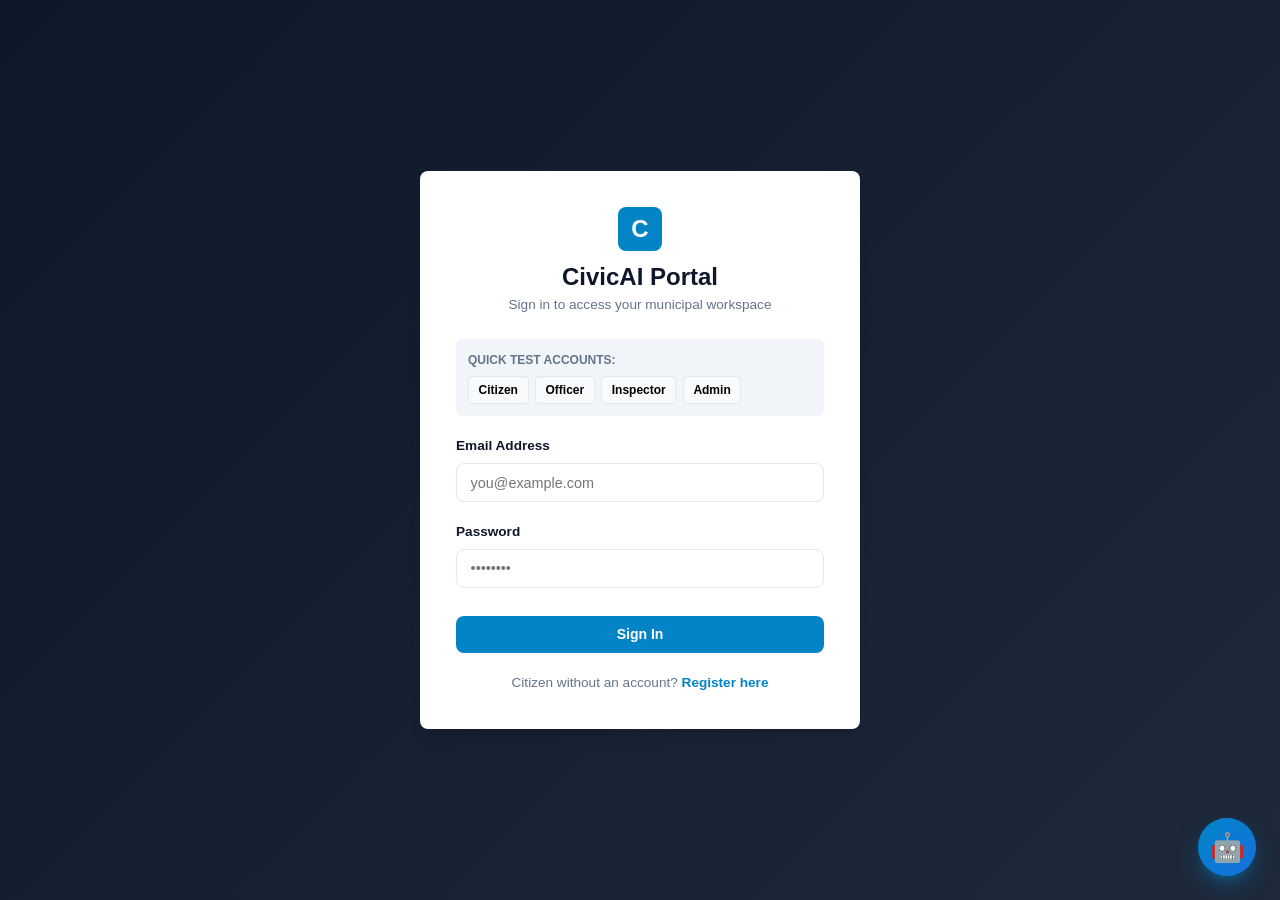
<file: frontend/incidents.html>
<!DOCTYPE html>
<html lang="en">
<head>
  <meta charset="UTF-8">
  <meta name="viewport" content="width=device-width, initial-scale=1.0">
  <title>Incident Management – CivicAI</title>
  <link rel="stylesheet" href="assets/css/style.css">
</head>
<body>

  <div class="app-container">
    <aside class="sidebar"></aside>

    <div class="main-wrapper">
      <header class="topbar">
        <h1 class="page-title">Incident Management & Triage</h1>
        <div class="topbar-actions">
          <a href="map.html" class="btn btn-secondary btn-sm">🗺️ View Map</a>
        </div>
      </header>

      <main class="content-body">
        <!-- Filter Controls -->
        <div class="card" style="margin-bottom: 1.25rem;">
          <div style="display: grid; grid-template-columns: repeat(auto-fit, minmax(180px, 1fr)) 100px; gap: 0.75rem; align-items: flex-end;">
            <div class="form-group" style="margin-bottom: 0;">
              <label for="filter-search">Search Reference / Text</label>
              <input type="text" id="filter-search" class="form-control" placeholder="Search keywords...">
            </div>
            <div class="form-group" style="margin-bottom: 0;">
              <label for="filter-category">Category</label>
              <select id="filter-category" class="form-control">
                <option value="">All Categories</option>
                <option value="POTHOLE">Pothole</option>
                <option value="ROAD_CRACK">Road Crack</option>
                <option value="STREETLIGHT_DAMAGE">Streetlight Damage</option>
                <option value="WATER_LEAKAGE">Water Leakage</option>
                <option value="GARBAGE_OVERFLOW">Garbage Overflow</option>
              </select>
            </div>
            <div class="form-group" style="margin-bottom: 0;">
              <label for="filter-priority">Priority</label>
              <select id="filter-priority" class="form-control">
                <option value="">All Priorities</option>
                <option value="CRITICAL">Critical</option>
                <option value="HIGH">High</option>
                <option value="MEDIUM">Medium</option>
                <option value="LOW">Low</option>
              </select>
            </div>
            <div class="form-group" style="margin-bottom: 0;">
              <label for="filter-status">Status</label>
              <select id="filter-status" class="form-control">
                <option value="">All Statuses</option>
                <option value="REPORTED">Reported</option>
                <option value="UNDER_REVIEW">Under Review</option>
                <option value="AI_ANALYZED">AI Analyzed</option>
                <option value="WORK_ORDER_CREATED">Work Order Created</option>
                <option value="IN_PROGRESS">In Progress</option>
                <option value="RESOLVED">Resolved</option>
              </select>
            </div>
            <div>
              <button class="btn btn-primary" style="width: 100%;" onclick="loadIncidents(0)">Filter</button>
            </div>
          </div>
        </div>

        <!-- Incidents Table -->
        <div class="card">
          <div class="table-responsive">
            <table>
              <thead>
                <tr>
                  <th>Ref #</th>
                  <th>Category</th>
                  <th>Description</th>
                  <th>Address</th>
                  <th>Priority</th>
                  <th>Status</th>
                  <th>Assigned Dept</th>
                  <th>Reported Date</th>
                  <th>Action</th>
                </tr>
              </thead>
              <tbody id="incidents-tbody">
                <tr><td colspan="9" style="text-align: center; color: var(--text-muted);">Loading incidents...</td></tr>
              </tbody>
            </table>
          </div>

          <!-- Pagination -->
          <div style="display: flex; justify-content: space-between; align-items: center; margin-top: 1rem; padding-top: 1rem; border-top: 1px solid var(--border-color);">
            <div id="page-info" style="font-size: 0.85rem; color: var(--text-secondary);">Showing page 1</div>
            <div style="display: flex; gap: 0.5rem;">
              <button id="prev-btn" class="btn btn-secondary btn-sm" onclick="changePage(-1)">Previous</button>
              <button id="next-btn" class="btn btn-secondary btn-sm" onclick="changePage(1)">Next</button>
            </div>
          </div>
        </div>
      </main>
    </div>
  </div>

  <script src="assets/js/api.js"></script>
  <script src="assets/js/auth.js"></script>
  <script src="assets/js/ui.js"></script>
  <script>
    Auth.requireAuth(["MUNICIPAL_OFFICER", "ADMIN"]);
    UI.renderSidebar("incidents");

    let currentPage = 0;
    let totalPages = 1;

    async function loadIncidents(page = 0) {
      currentPage = page;
      const search = document.getElementById("filter-search").value;
      const category = document.getElementById("filter-category").value;
      const priority = document.getElementById("filter-priority").value;
      const status = document.getElementById("filter-status").value;

      let query = `?page=${page}&size=10`;
      if (search) query += `&search=${encodeURIComponent(search)}`;
      if (category) query += `&category=${encodeURIComponent(category)}`;
      if (priority) query += `&priority=${encodeURIComponent(priority)}`;
      if (status) query += `&status=${encodeURIComponent(status)}`;

      try {
        const res = await Api.get(`/incidents${query}`);
        if (res.success && res.data) {
          const pageData = res.data;
          totalPages = pageData.totalPages || 1;
          document.getElementById("page-info").textContent = `Page ${pageData.number + 1} of ${totalPages} (${pageData.totalElements} incidents)`;

          document.getElementById("prev-btn").disabled = pageData.first;
          document.getElementById("next-btn").disabled = pageData.last;

          const tbody = document.getElementById("incidents-tbody");
          if (!pageData.content || pageData.content.length === 0) {
            tbody.innerHTML = `<tr><td colspan="9" style="text-align: center; padding: 2rem;">No matching incidents found.</td></tr>`;
            return;
          }

          tbody.innerHTML = pageData.content.map(i => `
            <tr>
              <td><strong>${UI.escapeHtml(i.referenceNumber)}</strong></td>
              <td>${UI.escapeHtml(i.category.replace('_', ' '))}</td>
              <td>${UI.escapeHtml(i.description.length > 45 ? i.description.substring(0, 45) + '...' : i.description)}</td>
              <td>${UI.escapeHtml(i.address || (i.latitude + ', ' + i.longitude))}</td>
              <td>${UI.getPriorityBadge(i.approvedPriority)}</td>
              <td>${UI.getStatusBadge(i.status)}</td>
              <td>${UI.escapeHtml(i.assignedDepartmentName || 'Pending Assignment')}</td>
              <td>${UI.formatDate(i.createdAt)}</td>
              <td>
                <a href="incident-details.html?id=${i.id}" class="btn btn-secondary btn-sm">View Case</a>
              </td>
            </tr>
          `).join("");
        }
      } catch (err) {
        UI.showToast("Error loading incidents: " + err.message, "error");
      }
    }

    function changePage(delta) {
      const target = currentPage + delta;
      if (target >= 0 && target < totalPages) {
        loadIncidents(target);
      }
    }

    loadIncidents(0);
  </script>
</body>
</html>
</file>
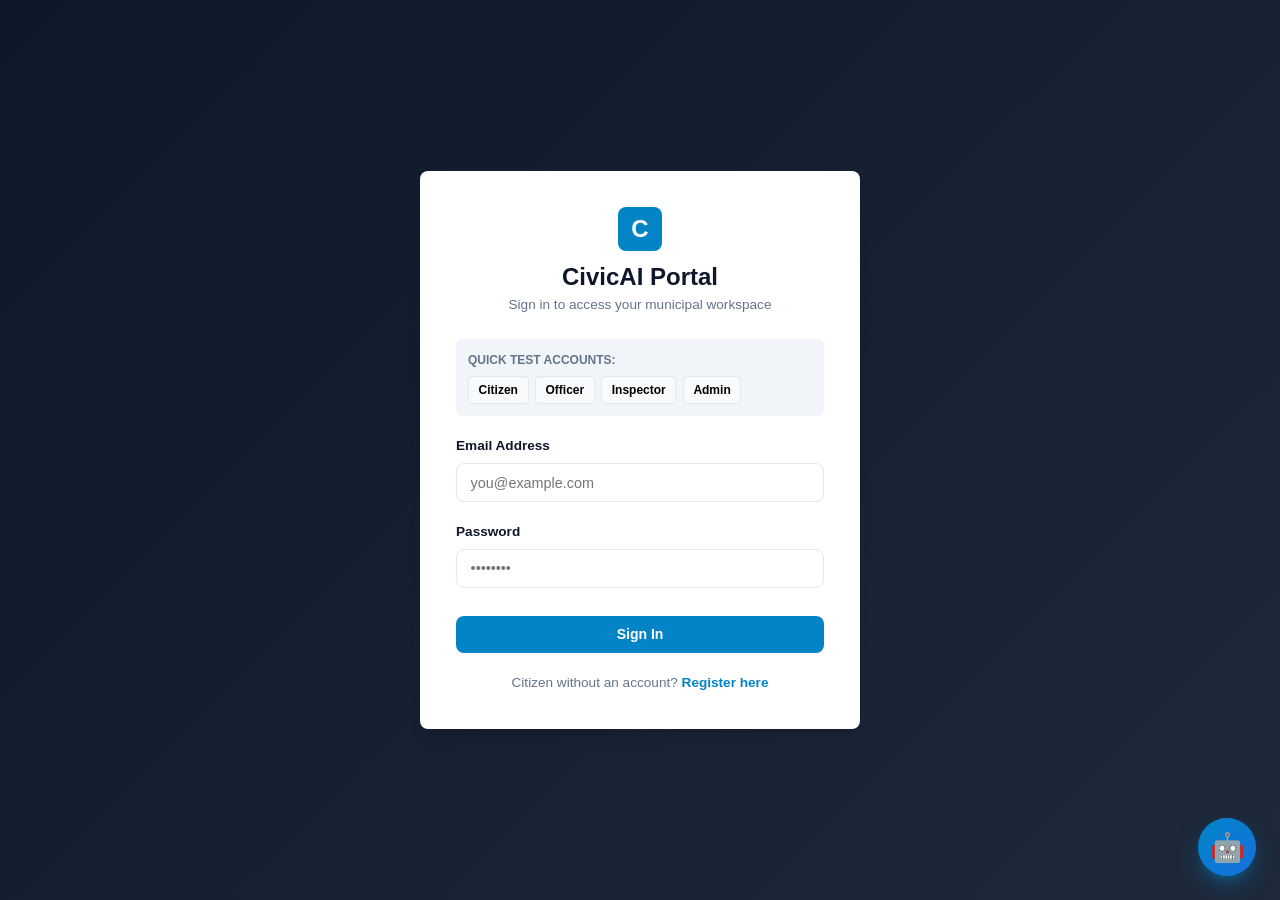
<file: frontend/login.html>
<!DOCTYPE html>
<html lang="en">
<head>
  <meta charset="UTF-8">
  <meta name="viewport" content="width=device-width, initial-scale=1.0">
  <title>Sign In – CivicAI</title>
  <link rel="stylesheet" href="assets/css/style.css">
  <style>
    .auth-page {
      min-height: 100vh;
      display: flex;
      align-items: center;
      justify-content: center;
      padding: 1.5rem;
      background: linear-gradient(135deg, #0f172a 0%, #1e293b 100%);
    }
    .auth-card {
      background: #ffffff;
      border-radius: var(--radius);
      padding: 2.25rem;
      width: 100%;
      max-width: 440px;
      box-shadow: var(--shadow-lg);
    }
    .demo-role-btn {
      padding: 0.4rem 0.6rem;
      font-size: 0.75rem;
      border: 1px solid var(--border-color);
      border-radius: 4px;
      background: #f8fafc;
      cursor: pointer;
      font-weight: 600;
    }
    .demo-role-btn:hover {
      background: var(--primary-light);
      border-color: var(--primary);
      color: var(--primary);
    }
  </style>
</head>
<body class="auth-page">

  <div class="auth-card">
    <div style="text-align: center; margin-bottom: 1.5rem;">
      <div style="width: 44px; height: 44px; background: #0284c7; border-radius: 8px; display: inline-flex; align-items: center; justify-content: center; color: white; font-weight: bold; font-size: 1.5rem; margin-bottom: 0.5rem;">C</div>
      <h2 style="font-size: 1.5rem; font-weight: 700;">CivicAI Portal</h2>
      <p style="color: var(--text-secondary); font-size: 0.85rem;">Sign in to access your municipal workspace</p>
    </div>

    <!-- Quick Demo Role Switcher for seamless testing -->
    <div style="margin-bottom: 1.25rem; padding: 0.75rem; background: #f1f5f9; border-radius: 6px;">
      <div style="font-size: 0.75rem; font-weight: 600; color: var(--text-secondary); margin-bottom: 0.4rem;">QUICK TEST ACCOUNTS:</div>
      <div style="display: flex; flex-wrap: wrap; gap: 0.4rem;">
        <button type="button" class="demo-role-btn" onclick="fillDemo('citizen@civicai.org', 'Password@123')">Citizen</button>
        <button type="button" class="demo-role-btn" onclick="fillDemo('officer@civicai.gov', 'Password@123')">Officer</button>
        <button type="button" class="demo-role-btn" onclick="fillDemo('inspector@civicai.gov', 'Password@123')">Inspector</button>
        <button type="button" class="demo-role-btn" onclick="fillDemo('admin@civicai.gov', 'Password@123')">Admin</button>
      </div>
    </div>

    <form id="login-form">
      <div class="form-group">
        <label for="email">Email Address</label>
        <input type="email" id="email" class="form-control" required placeholder="you@example.com">
      </div>

      <div class="form-group">
        <label for="password">Password</label>
        <input type="password" id="password" class="form-control" required placeholder="••••••••">
      </div>

      <button type="submit" id="submit-btn" class="btn btn-primary" style="width: 100%; margin-top: 0.5rem;">Sign In</button>
    </form>

    <div style="text-align: center; margin-top: 1.25rem; font-size: 0.85rem; color: var(--text-secondary);">
      Citizen without an account? <a href="register.html" style="color: var(--primary); font-weight: 600; text-decoration: none;">Register here</a>
    </div>
  </div>

  <script src="assets/js/api.js"></script>
  <script src="assets/js/auth.js"></script>
  <script src="assets/js/ui.js"></script>
  <script>
    function fillDemo(email, pass) {
      document.getElementById("email").value = email;
      document.getElementById("password").value = pass;
    }

    document.getElementById("login-form").addEventListener("submit", async (e) => {
      e.preventDefault();
      const btn = document.getElementById("submit-btn");
      btn.disabled = true;
      btn.textContent = "Authenticating...";

      const email = document.getElementById("email").value;
      const password = document.getElementById("password").value;

      try {
        const res = await Api.post("/auth/login", { email, password });
        if (res.success && res.data) {
          Auth.setSession(res.data);
          UI.showToast("Signed in successfully!", "success");
          setTimeout(() => {
            Auth.redirectToHome(res.data.role);
          }, 400);
        } else {
          UI.showToast(res.message || "Login failed", "error");
        }
      } catch (err) {
        UI.showToast(err.message, "error");
      } finally {
        btn.disabled = false;
        btn.textContent = "Sign In";
      }
    });
  </script>
</body>
</html>
</file>
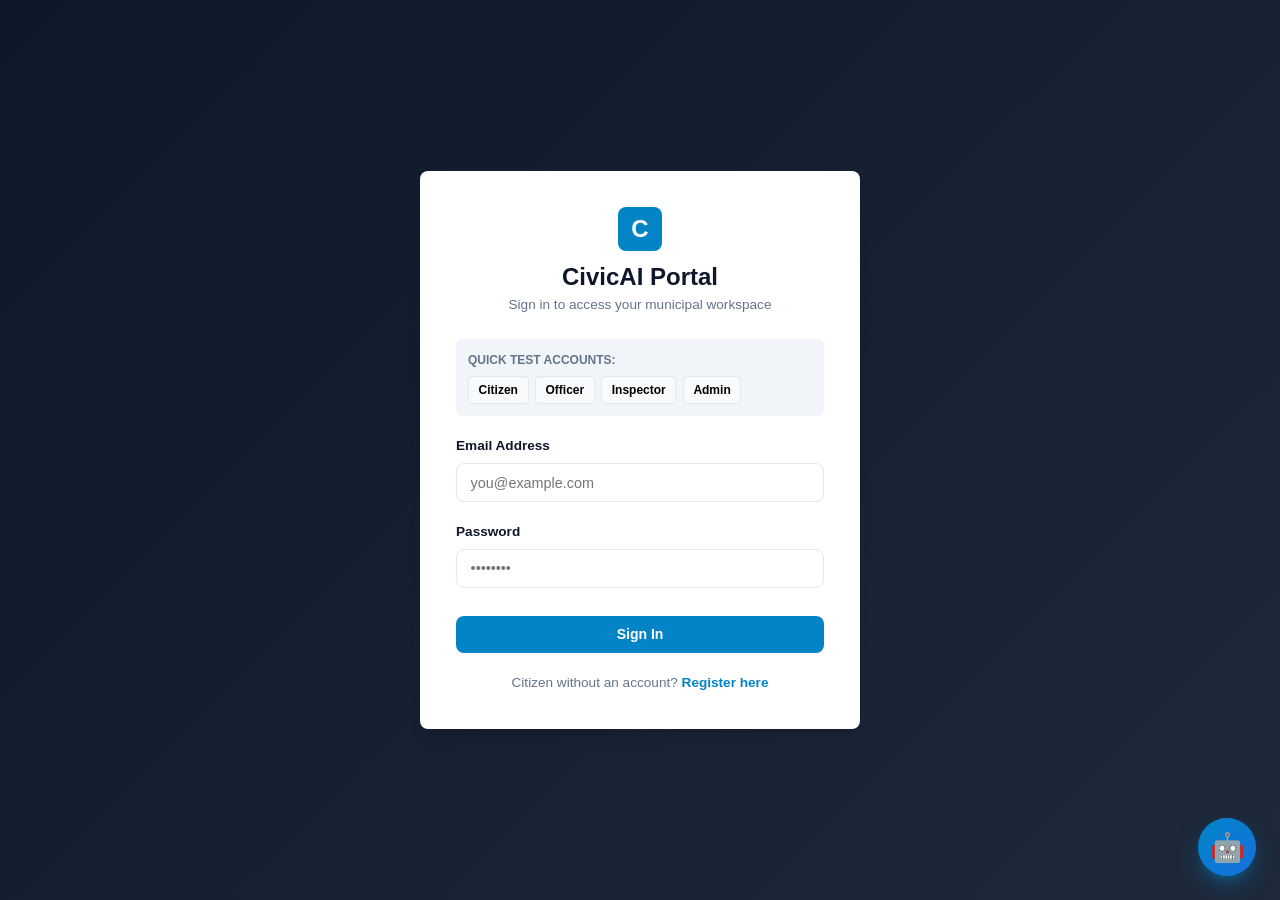
<file: frontend/rag-assistant.html>
<!DOCTYPE html>
<html lang="en">
<head>
  <meta charset="UTF-8">
  <meta name="viewport" content="width=device-width, initial-scale=1.0">
  <title>RAG Maintenance Assistant – CivicAI</title>
  <link rel="stylesheet" href="assets/css/style.css">
  <style>
    .rag-grid {
      display: grid;
      grid-template-columns: 320px 1fr;
      gap: 1.5rem;
    }
    .chat-container {
      display: flex;
      flex-direction: column;
      height: 600px;
      background: white;
      border: 1px solid var(--border-color);
      border-radius: var(--radius);
      overflow: hidden;
    }
    .chat-messages {
      flex-grow: 1;
      padding: 1.25rem;
      overflow-y: auto;
      display: flex;
      flex-direction: column;
      gap: 1rem;
      background: #f8fafc;
    }
    .chat-bubble {
      max-width: 85%;
      padding: 1rem 1.25rem;
      border-radius: var(--radius);
      font-size: 0.9rem;
      line-height: 1.6;
    }
    .chat-bubble-user {
      align-self: flex-end;
      background: var(--primary);
      color: white;
      border-bottom-right-radius: 2px;
    }
    .chat-bubble-ai {
      align-self: flex-start;
      background: white;
      color: var(--text-primary);
      border: 1px solid var(--border-color);
      border-bottom-left-radius: 2px;
      box-shadow: var(--shadow-sm);
    }
    .source-box {
      margin-top: 0.75rem;
      padding: 0.6rem 0.8rem;
      background: #f1f5f9;
      border-left: 3px solid var(--primary);
      border-radius: 0 4px 4px 0;
      font-size: 0.8rem;
    }
    .chat-input-area {
      padding: 1rem;
      background: white;
      border-top: 1px solid var(--border-color);
      display: flex;
      gap: 0.5rem;
    }
    .chip {
      display: inline-block;
      padding: 0.3rem 0.6rem;
      background: #e2e8f0;
      border-radius: 9999px;
      font-size: 0.75rem;
      cursor: pointer;
      margin: 0.2rem;
    }
    .chip:hover {
      background: var(--primary-light);
      color: var(--primary);
    }
  </style>
</head>
<body>

  <div class="app-container">
    <aside class="sidebar"></aside>

    <div class="main-wrapper">
      <header class="topbar">
        <h1 class="page-title">RAG Maintenance Knowledge Assistant</h1>
        <div class="topbar-actions">
          <span class="badge badge-analyzed">FAISS Vector Index: Active</span>
        </div>
      </header>

      <main class="content-body">
        <div class="rag-grid">
          <!-- Left Column: Ingested Documents & PDF Upload -->
          <div>
            <!-- PDF Upload Box -->
            <div class="card" style="margin-bottom: 1.25rem;">
              <div class="card-header">
                <h3>Ingest Maintenance SOP (PDF)</h3>
              </div>
              <form id="upload-doc-form">
                <div class="form-group">
                  <label for="doc-title">Document Title</label>
                  <input type="text" id="doc-title" class="form-control" placeholder="e.g., Water Pipe Repair SOP">
                </div>
                <div class="form-group">
                  <label for="doc-category">Target Category</label>
                  <select id="doc-category" class="form-control">
                    <option value="ROADS_INFRA">Roads & Pothole Repair</option>
                    <option value="ELEC_LIGHT">Electrical & Lighting</option>
                    <option value="WATER_DRAIN">Water Supply & Drainage</option>
                    <option value="WASTE_MGMT">Solid Waste Management</option>
                    <option value="GENERAL">General Municipal Code</option>
                  </select>
                </div>
                <div class="form-group">
                  <label for="doc-file">Select PDF File *</label>
                  <input type="file" id="doc-file" class="form-control" accept="application/pdf" required>
                </div>
                <button type="submit" id="btn-upload" class="btn btn-primary btn-sm" style="width: 100%;">Upload & Index Vectors</button>
              </form>
            </div>

            <!-- Ingested Documents List -->
            <div class="card">
              <div class="card-header">
                <h3>Indexed Manuals</h3>
                <button class="btn btn-secondary btn-sm" onclick="loadDocuments()">🔄</button>
              </div>
              <div id="docs-list" style="font-size: 0.85rem; max-height: 250px; overflow-y: auto;">
                <p style="color: var(--text-muted);">Loading indexed manuals...</p>
              </div>
            </div>
          </div>

          <!-- Right Column: Interactive Chat Interface -->
          <div>
            <div class="chat-container">
              <div style="padding: 0.75rem 1.25rem; background: #ffffff; border-bottom: 1px solid var(--border-color);">
                <div style="font-size: 0.8rem; font-weight: 600; color: var(--text-secondary); margin-bottom: 0.3rem;">MULTILINGUAL RETRIEVAL EXAMPLES (English, தமிழ், Tanglish):</div>
                <span class="chip" onclick="askQuestion('What is the mandatory safety perimeter for exposed electrical wiring?')">⚡ Electrical wire safety perimeter (EN)</span>
                <span class="chip" onclick="askQuestion('What are the compaction and tack coat specifications for pothole repair?')">🛣️ Pothole asphalt tack coat (EN)</span>
                <span class="chip" onclick="askQuestion('ரோடு பள்ளம் மற்றும் தார் அமைக்கும் முறை என்ன?')">🛣️ பள்ளம் சீரமைப்பு (Tamil)</span>
                <span class="chip" onclick="askQuestion('Enga area la water pipe rupture aana main valve shutoff protocol enna?')">💧 Water valve shutoff (Tanglish)</span>
              </div>

              <div id="chat-messages" class="chat-messages">
                <div class="chat-bubble chat-bubble-ai">
                  <strong>Municipal Maintenance Assistant</strong>
                  <p style="margin-top: 0.25rem;">
                    Hello Officer. I am grounded in your municipal Standard Operating Procedures (SOPs). Ask any technical question regarding repair protocols, safety perimeters, compaction requirements, or emergency valve shutoffs.
                  </p>
                </div>
              </div>

              <div class="chat-input-area">
                <input type="text" id="chat-input" class="form-control" placeholder="Ask a question about municipal maintenance guidelines..." onkeydown="if(event.key==='Enter') sendQuery()">
                <button class="btn btn-primary" onclick="sendQuery()">Ask RAG</button>
              </div>
            </div>
          </div>
        </div>
      </main>
    </div>
  </div>

  <script src="assets/js/api.js"></script>
  <script src="assets/js/auth.js"></script>
  <script src="assets/js/ui.js"></script>
  <script>
    Auth.requireAuth(["MUNICIPAL_OFFICER", "FIELD_INSPECTOR", "ADMIN"]);
    UI.renderSidebar("rag-assistant");

    async function loadDocuments() {
      try {
        const res = await Api.get("/knowledge/documents");
        const cont = document.getElementById("docs-list");
        if (res.success && res.data && res.data.length > 0) {
          cont.innerHTML = res.data.map(doc => `
            <div style="padding: 0.5rem 0; border-bottom: 1px solid var(--border-color);">
              <div style="font-weight: 600; color: var(--text-primary);">📄 ${UI.escapeHtml(doc.title)}</div>
              <div style="font-size: 0.75rem; color: var(--text-secondary); display: flex; justify-content: space-between;">
                <span>Category: ${UI.escapeHtml(doc.category)}</span>
                <span class="badge badge-resolved">${doc.chunkCount} Chunks</span>
              </div>
            </div>
          `).join("");
        } else {
          cont.innerHTML = `<p style="color: var(--text-muted);">No documents indexed yet.</p>`;
        }
      } catch (err) {
        console.warn("Docs load error:", err);
      }
    }

    document.getElementById("upload-doc-form").addEventListener("submit", async (e) => {
      e.preventDefault();
      const btn = document.getElementById("btn-upload");
      btn.disabled = true;
      btn.textContent = "Extracting & Embedding...";

      const title = document.getElementById("doc-title").value;
      const category = document.getElementById("doc-category").value;
      const fileInput = document.getElementById("doc-file");

      const fd = new FormData();
      fd.append("file", fileInput.files[0]);
      if (title) fd.append("title", title);
      if (category) fd.append("category", category);

      try {
        const res = await Api.upload("/knowledge/upload", fd);
        if (res.success) {
          UI.showToast("Document indexed in FAISS vector store successfully!", "success");
          fileInput.value = "";
          document.getElementById("doc-title").value = "";
          loadDocuments();
        } else {
          UI.showToast(res.message, "error");
        }
      } catch (err) {
        UI.showToast(err.message, "error");
      } finally {
        btn.disabled = false;
        btn.textContent = "Upload & Index Vectors";
      }
    });

    function askQuestion(q) {
      document.getElementById("chat-input").value = q;
      sendQuery();
    }

    async function sendQuery() {
      const input = document.getElementById("chat-input");
      const query = input.value.trim();
      if (!query) return;

      input.value = "";
      const chatContainer = document.getElementById("chat-messages");

      // User Bubble
      const userBubble = document.createElement("div");
      userBubble.className = "chat-bubble chat-bubble-user";
      userBubble.textContent = query;
      chatContainer.appendChild(userBubble);

      // AI Loading Bubble
      const aiBubble = document.createElement("div");
      aiBubble.className = "chat-bubble chat-bubble-ai";
      aiBubble.innerHTML = `<em>Retrieving semantic vectors from FAISS index...</em>`;
      chatContainer.appendChild(aiBubble);
      chatContainer.scrollTop = chatContainer.scrollHeight;

      try {
        const res = await Api.post("/knowledge/query", { query });
        if (res.success && res.data) {
          const ans = res.data;
          let sourcesHtml = "";
          if (ans.sources && ans.sources.length > 0) {
            sourcesHtml = ans.sources.map(s => `
              <div class="source-box">
                <div style="font-weight: 600;">📑 ${UI.escapeHtml(s.documentName)} (Page ${s.pageNumber}) — Relevance: ${(s.score * 100).toFixed(0)}%</div>
                <div style="color: var(--text-secondary); font-style: italic; margin-top: 0.2rem;">"${UI.escapeHtml(s.excerpt)}"</div>
              </div>
            `).join("");
          }

          aiBubble.innerHTML = `
            <div style="white-space: pre-line;">${UI.escapeHtml(ans.answer)}</div>
            ${sourcesHtml ? `<div style="margin-top: 0.75rem; font-weight: 700; font-size: 0.8rem; color: var(--text-secondary);">GROUNDED SOURCE CITATIONS:</div>${sourcesHtml}` : ''}
          `;
        } else {
          aiBubble.textContent = "Could not retrieve relevant municipal guideline.";
        }
      } catch (err) {
        aiBubble.textContent = "Error during retrieval: " + err.message;
      }

      chatContainer.scrollTop = chatContainer.scrollHeight;
    }

    loadDocuments();
  </script>
</body>
</html>
</file>
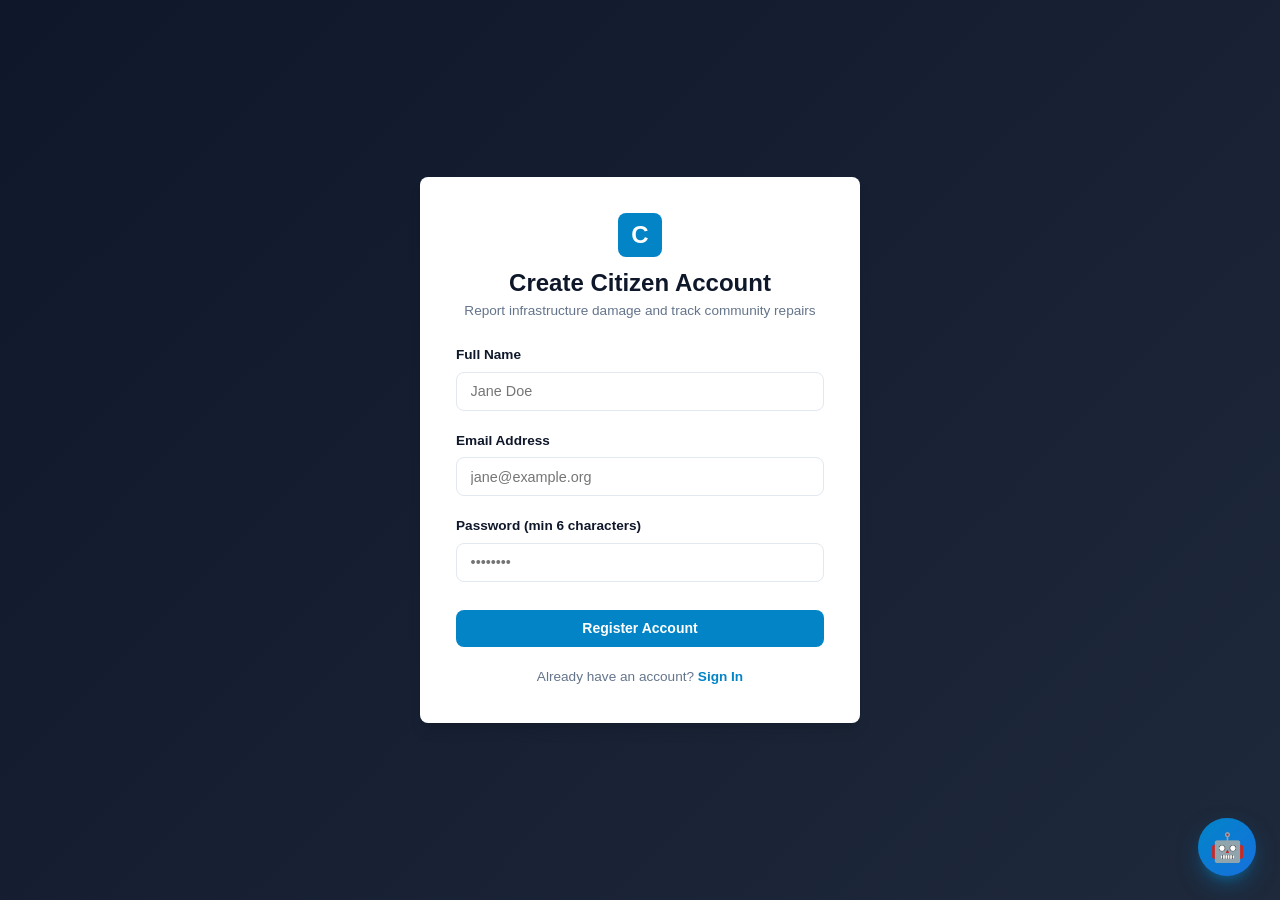
<file: frontend/register.html>
<!DOCTYPE html>
<html lang="en">
<head>
  <meta charset="UTF-8">
  <meta name="viewport" content="width=device-width, initial-scale=1.0">
  <title>Citizen Registration – CivicAI</title>
  <link rel="stylesheet" href="assets/css/style.css">
  <style>
    .auth-page {
      min-height: 100vh;
      display: flex;
      align-items: center;
      justify-content: center;
      padding: 1.5rem;
      background: linear-gradient(135deg, #0f172a 0%, #1e293b 100%);
    }
    .auth-card {
      background: #ffffff;
      border-radius: var(--radius);
      padding: 2.25rem;
      width: 100%;
      max-width: 440px;
      box-shadow: var(--shadow-lg);
    }
  </style>
</head>
<body class="auth-page">

  <div class="auth-card">
    <div style="text-align: center; margin-bottom: 1.5rem;">
      <div style="width: 44px; height: 44px; background: #0284c7; border-radius: 8px; display: inline-flex; align-items: center; justify-content: center; color: white; font-weight: bold; font-size: 1.5rem; margin-bottom: 0.5rem;">C</div>
      <h2 style="font-size: 1.5rem; font-weight: 700;">Create Citizen Account</h2>
      <p style="color: var(--text-secondary); font-size: 0.85rem;">Report infrastructure damage and track community repairs</p>
    </div>

    <form id="register-form">
      <div class="form-group">
        <label for="name">Full Name</label>
        <input type="text" id="name" class="form-control" required placeholder="Jane Doe" minlength="2">
      </div>

      <div class="form-group">
        <label for="email">Email Address</label>
        <input type="email" id="email" class="form-control" required placeholder="jane@example.org">
      </div>

      <div class="form-group">
        <label for="password">Password (min 6 characters)</label>
        <input type="password" id="password" class="form-control" required placeholder="••••••••" minlength="6">
      </div>

      <button type="submit" id="submit-btn" class="btn btn-primary" style="width: 100%; margin-top: 0.5rem;">Register Account</button>
    </form>

    <div style="text-align: center; margin-top: 1.25rem; font-size: 0.85rem; color: var(--text-secondary);">
      Already have an account? <a href="login.html" style="color: var(--primary); font-weight: 600; text-decoration: none;">Sign In</a>
    </div>
  </div>

  <script src="assets/js/api.js"></script>
  <script src="assets/js/auth.js"></script>
  <script src="assets/js/ui.js"></script>
  <script>
    document.getElementById("register-form").addEventListener("submit", async (e) => {
      e.preventDefault();
      const btn = document.getElementById("submit-btn");
      btn.disabled = true;
      btn.textContent = "Creating Account...";

      const name = document.getElementById("name").value;
      const email = document.getElementById("email").value;
      const password = document.getElementById("password").value;

      try {
        const res = await Api.post("/auth/register", { name, email, password });
        if (res.success && res.data) {
          Auth.setSession(res.data);
          UI.showToast("Account created successfully! Welcome.", "success");
          setTimeout(() => {
            window.location.href = "citizen-dashboard.html";
          }, 500);
        } else {
          UI.showToast(res.message || "Registration failed", "error");
        }
      } catch (err) {
        UI.showToast(err.message, "error");
      } finally {
        btn.disabled = false;
        btn.textContent = "Register Account";
      }
    });
  </script>
</body>
</html>
</file>
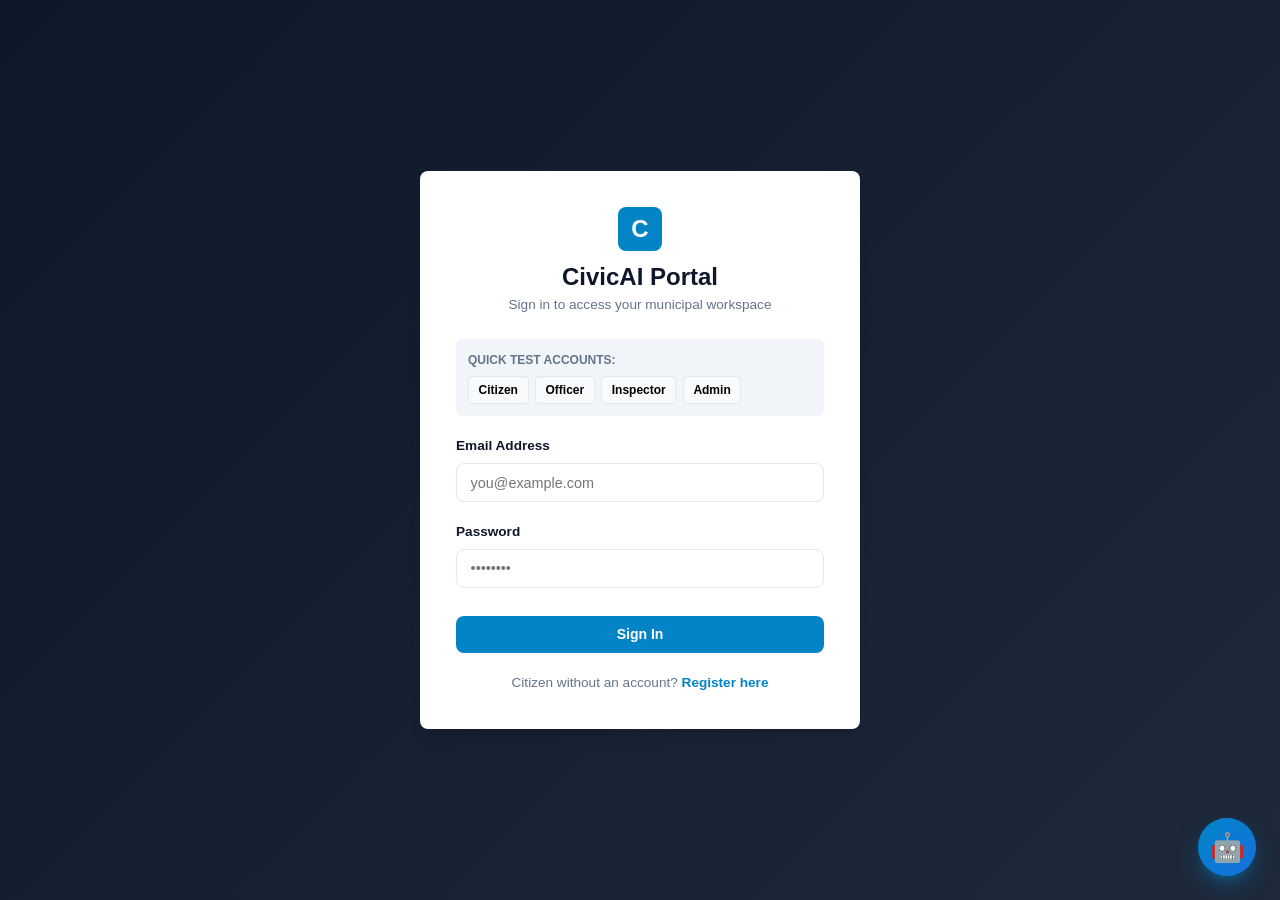
<file: frontend/report-incident.html>
<!DOCTYPE html>
<html lang="en">
<head>
  <meta charset="UTF-8">
  <meta name="viewport" content="width=device-width, initial-scale=1.0">
  <title>Report Damage – CivicAI</title>
  <link rel="stylesheet" href="assets/css/style.css">
  <style>
    .form-container {
      max-width: 800px;
      margin: 0 auto;
    }
    .photo-preview-box {
      border: 2px dashed var(--border-color);
      border-radius: var(--radius);
      padding: 1.5rem;
      text-align: center;
      background: #f8fafc;
      cursor: pointer;
      margin-top: 0.5rem;
      position: relative;
    }
    .photo-preview-box:hover {
      border-color: var(--primary);
    }
    .photo-preview-img {
      max-width: 100%;
      max-height: 250px;
      border-radius: 6px;
      display: none;
      margin: 0.75rem auto 0;
    }
    .location-bar {
      display: flex;
      gap: 0.5rem;
      margin-bottom: 0.5rem;
    }
    .nlp-preview-card {
      display: none;
      background: #f0fdf4;
      border: 1px solid #bbf7d0;
      border-radius: 6px;
      padding: 0.75rem 1rem;
      margin-top: 0.5rem;
      font-size: 0.85rem;
    }
    .nlp-badge {
      display: inline-block;
      padding: 0.2rem 0.5rem;
      border-radius: 4px;
      font-weight: 600;
      font-size: 0.75rem;
      background: #dbeafe;
      color: #1e40af;
      margin-right: 0.5rem;
    }
    .voice-control-bar {
      display: flex;
      align-items: center;
      gap: 0.75rem;
      margin-bottom: 0.5rem;
    }
    .record-btn {
      display: inline-flex;
      align-items: center;
      gap: 0.4rem;
      padding: 0.4rem 0.8rem;
      font-size: 0.85rem;
      font-weight: 600;
      border-radius: 6px;
      border: 1px solid #cbd5e1;
      background: #ffffff;
      cursor: pointer;
      transition: all 0.2s;
    }
    .record-btn.recording {
      background: #fee2e2;
      border-color: #ef4444;
      color: #b91c1c;
      animation: pulse 1.5s infinite;
    }
    @keyframes pulse {
      0% { box-shadow: 0 0 0 0 rgba(239, 68, 68, 0.4); }
      70% { box-shadow: 0 0 0 8px rgba(239, 68, 68, 0); }
      100% { box-shadow: 0 0 0 0 rgba(239, 68, 68, 0); }
    }
    .modal-overlay {
      display: none;
      position: fixed;
      inset: 0;
      background: rgba(15, 23, 42, 0.6);
      align-items: center;
      justify-content: center;
      z-index: 1000;
      padding: 1rem;
    }
    .modal-card {
      background: #ffffff;
      border-radius: 8px;
      max-width: 500px;
      width: 100%;
      padding: 1.5rem;
      box-shadow: 0 20px 25px -5px rgba(0, 0, 0, 0.1);
    }
  </style>
</head>
<body>

  <div class="app-container">
    <aside class="sidebar"></aside>

    <div class="main-wrapper">
      <header class="topbar">
        <h1 class="page-title">Report Infrastructure Damage</h1>
        <div class="topbar-actions">
          <a href="citizen-dashboard.html" class="btn btn-secondary btn-sm">My Reports</a>
        </div>
      </header>

      <main class="content-body">
        <div class="form-container">
          <div class="card">
            <div class="card-header" style="display: flex; justify-content: space-between; align-items: center;">
              <h3>Submit New Public Hazard Report</h3>
              <span style="font-size: 0.8rem; color: var(--text-secondary);">English, தமிழ், &amp; Tanglish Supported</span>
            </div>

            <form id="report-form">
              <!-- Description with Voice & Multilingual Support -->
              <div class="form-group">
                <div style="display: flex; justify-content: space-between; align-items: center; margin-bottom: 0.3rem;">
                  <label for="description" style="margin: 0;">Detailed Description *</label>
                  <div class="voice-control-bar">
                    <button type="button" id="record-btn" class="record-btn" onclick="toggleAudioRecording()">
                      <span id="record-icon">🎤</span>
                      <span id="record-text">Voice Input (Whisper / Speech)</span>
                    </button>
                    <span id="record-timer" style="display: none; font-size: 0.8rem; font-weight: bold; color: #ef4444;">00:00</span>
                  </div>
                </div>
                <textarea id="description" class="form-control" required rows="4" 
                  placeholder="Describe the hazard... You can type in English, Tamil, or Tanglish (e.g., 'Enga street la romba periya pothole irukku')..."
                  oninput="handleDescriptionChange()"></textarea>

                <!-- Real-time Multilingual NLP Preview -->
                <div id="nlp-preview" class="nlp-preview-card">
                  <div style="display: flex; align-items: center; justify-content: space-between; margin-bottom: 0.3rem;">
                    <div>
                      <span id="nlp-lang-badge" class="nlp-badge">English</span>
                      <span id="nlp-dept-text" style="color: var(--text-secondary);"></span>
                    </div>
                    <button type="button" id="apply-cat-btn" class="btn btn-sm btn-primary" style="display: none; padding: 0.2rem 0.5rem; font-size: 0.75rem;" onclick="applySuggestedCategory()">
                      Apply Category
                    </button>
                  </div>
                  <div id="nlp-norm-text" style="color: #1e293b; margin-top: 0.2rem;"></div>
                </div>
              </div>

              <!-- Category Selector -->
              <div class="form-group">
                <label for="category">Damage Category *</label>
                <select id="category" class="form-control" required>
                  <option value="">-- Select Damage Category --</option>
                  <option value="POTHOLE">Pothole (Road Cavity / Crater)</option>
                  <option value="ROAD_CRACK">Road Crack (Asphalt Settlement / Fissure)</option>
                  <option value="STREETLIGHT_DAMAGE">Streetlight Damage (Downed Pole / Exposed Wires)</option>
                  <option value="WATER_LEAKAGE">Water Leakage (Pipe Burst / Main Rupture)</option>
                  <option value="GARBAGE_OVERFLOW">Garbage Overflow (Dumpster Spill / Waste Hazard)</option>
                </select>
              </div>

              <!-- Geolocation GPS -->
              <div class="form-group">
                <label>Incident Geolocation Coordinates *</label>
                <div class="location-bar">
                  <button type="button" id="geo-btn" class="btn btn-secondary btn-sm" onclick="acquireLocation()">📍 Use Current GPS Location</button>
                  <span id="geo-status" style="font-size: 0.8rem; color: var(--text-muted); align-self: center;">Click to fetch browser GPS</span>
                </div>
                <div style="display: grid; grid-template-columns: 1fr 1fr; gap: 0.75rem;">
                  <div>
                    <label for="latitude" style="font-size: 0.75rem; font-weight: normal;">Latitude</label>
                    <input type="number" step="0.0000001" id="latitude" class="form-control" required placeholder="13.082680">
                  </div>
                  <div>
                    <label for="longitude" style="font-size: 0.75rem; font-weight: normal;">Longitude</label>
                    <input type="number" step="0.0000001" id="longitude" class="form-control" required placeholder="80.270718">
                  </div>
                </div>
              </div>

              <!-- Address / Landmark -->
              <div class="form-group">
                <label for="address">Street Address / Landmark</label>
                <input type="text" id="address" class="form-control" placeholder="e.g., Near Bus Stand, Main Road">
              </div>

              <!-- Photo Evidence Upload -->
              <div class="form-group">
                <label>Photo Evidence (JPEG / PNG / WebP)</label>
                <div class="photo-preview-box" onclick="document.getElementById('evidence-file').click()">
                  <div id="upload-prompt">
                    <span style="font-size: 2rem;">📸</span>
                    <p style="font-size: 0.85rem; color: var(--text-secondary); margin-top: 0.25rem;">
                      Click or drop photo here to attach evidence
                    </p>
                  </div>
                  <img id="preview-img" class="photo-preview-img" alt="Preview">
                </div>
                <input type="file" id="evidence-file" accept="image/jpeg,image/png,image/webp" style="display: none;" onchange="handleFilePreview(this)">
              </div>

              <div style="display: flex; gap: 1rem; justify-content: flex-end; margin-top: 1.5rem;">
                <a href="citizen-dashboard.html" class="btn btn-secondary">Cancel</a>
                <button type="button" class="btn btn-primary" onclick="openConfirmationModal()">Review &amp; Submit</button>
              </div>
            </form>
          </div>
        </div>
      </main>
    </div>
  </div>

  <!-- Confirmation Modal -->
  <div id="confirm-modal" class="modal-overlay">
    <div class="modal-card">
      <h3 style="font-size: 1.25rem; font-weight: 700; margin-bottom: 0.75rem;">Confirm Incident Submission</h3>
      <p style="font-size: 0.85rem; color: var(--text-secondary); margin-bottom: 1rem;">
        Please review the triage details before submitting to municipal authorities:
      </p>

      <div style="background: #f8fafc; border: 1px solid var(--border-color); border-radius: 6px; padding: 0.75rem; font-size: 0.85rem; margin-bottom: 1.25rem;">
        <p><strong>Category:</strong> <span id="modal-cat">-</span></p>
        <p><strong>Language:</strong> <span id="modal-lang">English</span></p>
        <p><strong>Address:</strong> <span id="modal-addr">-</span></p>
        <p><strong>Coordinates:</strong> <span id="modal-coords">-</span></p>
        <p style="margin-top: 0.5rem;"><strong>Description:</strong></p>
        <p id="modal-desc" style="color: var(--text-secondary); font-style: italic;"></p>
      </div>

      <div style="display: flex; justify-content: flex-end; gap: 0.75rem;">
        <button type="button" class="btn btn-secondary btn-sm" onclick="closeConfirmationModal()">Back to Edit</button>
        <button type="button" id="confirm-submit-btn" class="btn btn-primary btn-sm" onclick="executeFinalSubmission()">Confirm &amp; Dispatch</button>
      </div>
    </div>
  </div>

  <script src="assets/js/api.js"></script>
  <script src="assets/js/auth.js"></script>
  <script src="assets/js/ui.js"></script>
  <script>
    Auth.requireAuth(["CITIZEN", "ADMIN"]);
    UI.renderSidebar("report-incident");

    let isRecording = false;
    let mediaRecorder = null;
    let audioChunks = [];
    let recordTimerInterval = null;
    let recordSeconds = 0;
    let detectedCategoryCandidate = "";
    let detectedLang = "English";
    let normalizedEnglishDesc = "";

    // Tanglish / Tamil client normalizer fallback
    const TANGLISH_PATTERNS = [
      { p: /\\benga\\b/gi, r: "our" },
      { p: /\\btheru(la)?\\b/gi, r: "street" },
      { p: /\\bpallam\\b|\\bgundu\\s*kuzhi\\b/gi, r: "pothole" },
      { p: /\\bromba\\s*periya\\b/gi, r: "very large" },
      { p: /\\birukku\\b/gi, r: "is present" },
      { p: /\\bvilakku\\b/gi, r: "streetlight" },
      { p: /\\beriyala\\b/gi, r: "not working" },
      { p: /\\bthanneer\\b|\\bthanni\\b/gi, r: "water" },
      { p: /\\bkuppai\\b/gi, r: "garbage" }
    ];

    function handleDescriptionChange() {
      const text = document.getElementById("description").value.trim();
      const nlpCard = document.getElementById("nlp-preview");
      if (text.length < 5) {
        nlpCard.style.display = "none";
        return;
      }

      // Check language
      let isTamilScript = /[\\u0B80-\\u0BFF]/.test(text);
      let isTanglish = /(enga|theru|pallam|romba|periya|irukku|vilakku|eriyala|thanneer|thanni|kuppai|allala)/i.test(text);

      detectedLang = isTamilScript ? "Tamil" : (isTanglish ? "Tanglish" : "English");
      document.getElementById("nlp-lang-badge").textContent = detectedLang;

      // Normalize text
      let norm = text;
      TANGLISH_PATTERNS.forEach(pat => { norm = norm.replace(pat.p, pat.r); });
      normalizedEnglishDesc = norm;

      let cat = "";
      let dept = "Road Maintenance";
      const lower = norm.toLowerCase();
      if (lower.includes("pothole") || lower.includes("cavity") || lower.includes("crater")) {
        cat = "POTHOLE"; dept = "Road Maintenance";
      } else if (lower.includes("crack") || lower.includes("settlement")) {
        cat = "ROAD_CRACK"; dept = "Road Maintenance";
      } else if (lower.includes("light") || lower.includes("wire") || lower.includes("spark") || lower.includes("pole")) {
        cat = "STREETLIGHT_DAMAGE"; dept = "Electrical & Lighting";
      } else if (lower.includes("water") || lower.includes("leak") || lower.includes("burst") || lower.includes("drainage")) {
        cat = "WATER_LEAKAGE"; dept = "Water Supply & Sewage";
      } else if (lower.includes("garbage") || lower.includes("trash") || lower.includes("dump") || lower.includes("odor")) {
        cat = "GARBAGE_OVERFLOW"; dept = "Sanitation & Waste Management";
      }

      detectedCategoryCandidate = cat;

      nlpCard.style.display = "block";
      document.getElementById("nlp-dept-text").textContent = `Assigned Dept: ${dept}`;
      document.getElementById("nlp-norm-text").innerHTML = `<strong>Normalized:</strong> "${UI.escapeHtml(norm)}"`;

      const applyBtn = document.getElementById("apply-cat-btn");
      if (cat && document.getElementById("category").value !== cat) {
        applyBtn.style.display = "inline-block";
        applyBtn.textContent = `Auto-Set ${cat}`;
      } else {
        applyBtn.style.display = "none";
      }
    }

    function applySuggestedCategory() {
      if (detectedCategoryCandidate) {
        document.getElementById("category").value = detectedCategoryCandidate;
        document.getElementById("apply-cat-btn").style.display = "none";
        UI.showToast(`Category set to ${detectedCategoryCandidate}`, "info");
      }
    }

    // Voice Recording logic (MediaRecorder + Whisper / Speech fallback)
    async function toggleAudioRecording() {
      const btn = document.getElementById("record-btn");
      const icon = document.getElementById("record-icon");
      const text = document.getElementById("record-text");
      const timer = document.getElementById("record-timer");

      if (!isRecording) {
        if (!navigator.mediaDevices || !navigator.mediaDevices.getUserMedia) {
          // Fallback to browser Web Speech API
          runBrowserSpeechFallback();
          return;
        }

        try {
          const stream = await navigator.mediaDevices.getUserMedia({ audio: true });
          audioChunks = [];
          mediaRecorder = new MediaRecorder(stream);
          mediaRecorder.ondataavailable = (e) => { if (e.data.size > 0) audioChunks.push(e.data); };
          mediaRecorder.onstop = async () => {
            stream.getTracks().forEach(t => t.stop());
            await processRecordedAudio();
          };

          mediaRecorder.start();
          isRecording = true;
          btn.classList.add("recording");
          icon.textContent = "⏹️";
          text.textContent = "Recording... Click to Stop";
          timer.style.display = "inline";
          recordSeconds = 0;
          timer.textContent = "00:00";
          recordTimerInterval = setInterval(() => {
            recordSeconds++;
            const mins = String(Math.floor(recordSeconds / 60)).padStart(2, "0");
            const secs = String(recordSeconds % 60).padStart(2, "0");
            timer.textContent = `${mins}:${secs}`;
          }, 1000);
        } catch (err) {
          console.warn("Microphone access error:", err);
          runBrowserSpeechFallback();
        }
      } else {
        // Stop recording
        isRecording = false;
        clearInterval(recordTimerInterval);
        timer.style.display = "none";
        btn.classList.remove("recording");
        icon.textContent = "⏳";
        text.textContent = "Processing Speech...";
        if (mediaRecorder && mediaRecorder.state !== "inactive") {
          mediaRecorder.stop();
        }
      }
    }

    async function processRecordedAudio() {
      const btn = document.getElementById("record-btn");
      const icon = document.getElementById("record-icon");
      const text = document.getElementById("record-text");

      try {
        const audioBlob = new Blob(audioChunks, { type: "audio/wav" });
        const fd = new FormData();
        fd.append("file", audioBlob, "complaint_audio.wav");

        // Upload to FastAPI speech transcription endpoint
        const res = await fetch("http://localhost:8000/api/ai/transcribe-audio", {
          method: "POST",
          body: fd
        });

        if (res.ok) {
          const data = await res.json();
          if (data.transcription && data.transcription.trim().length > 0) {
            const descEl = document.getElementById("description");
            descEl.value = (descEl.value ? descEl.value + " " : "") + data.transcription;
            handleDescriptionChange();
            UI.showToast("Voice transcribed successfully with Whisper!", "success");
          } else {
            runBrowserSpeechFallback();
          }
        } else {
          runBrowserSpeechFallback();
        }
      } catch (err) {
        console.warn("Server ASR error, running browser fallback:", err);
        runBrowserSpeechFallback();
      } finally {
        icon.textContent = "🎤";
        text.textContent = "Voice Input (Whisper / Speech)";
      }
    }

    function runBrowserSpeechFallback() {
      const SpeechRec = window.SpeechRecognition || window.webkitSpeechRecognition;
      if (!SpeechRec) {
        UI.showToast("Speech recognition not supported in this browser.", "error");
        return;
      }
      const rec = new SpeechRec();
      rec.lang = "en-IN";
      rec.onstart = () => { UI.showToast("Listening... Speak your complaint now.", "info"); };
      rec.onresult = (ev) => {
        let transcript = "";
        for (let i = ev.resultIndex; i < ev.results.length; ++i) {
          transcript += ev.results[i][0].transcript;
        }
        const descEl = document.getElementById("description");
        descEl.value = (descEl.value ? descEl.value + " " : "") + transcript;
        handleDescriptionChange();
      };
      rec.onerror = (e) => { UI.showToast("Voice input notice: " + e.error, "warning"); };
      rec.start();
    }

    function acquireLocation() {
      const statusEl = document.getElementById("geo-status");
      if (!navigator.geolocation) {
        statusEl.textContent = "Geolocation not supported. Enter manually.";
        return;
      }
      statusEl.textContent = "Fetching GPS coordinates...";
      navigator.geolocation.getCurrentPosition(
        (pos) => {
          document.getElementById("latitude").value = pos.coords.latitude.toFixed(6);
          document.getElementById("longitude").value = pos.coords.longitude.toFixed(6);
          statusEl.textContent = "✅ Coordinates successfully acquired!";
        },
        (err) => {
          statusEl.textContent = "⚠️ " + err.message + ". Enter manually.";
        },
        { enableHighAccuracy: true, timeout: 8000 }
      );
    }

    function handleFilePreview(input) {
      if (input.files && input.files[0]) {
        const file = input.files[0];
        const reader = new FileReader();
        reader.onload = (e) => {
          const img = document.getElementById("preview-img");
          img.src = e.target.result;
          img.style.display = "block";
          document.getElementById("upload-prompt").style.display = "none";
        };
        reader.readAsDataURL(file);
      }
    }

    function openConfirmationModal() {
      const cat = document.getElementById("category").value;
      const desc = document.getElementById("description").value.trim();
      const lat = document.getElementById("latitude").value;
      const lon = document.getElementById("longitude").value;
      const addr = document.getElementById("address").value.trim();

      if (!cat || !desc || !lat || !lon) {
        UI.showToast("Please fill in Category, Description, and GPS coordinates.", "error");
        return;
      }

      document.getElementById("modal-cat").textContent = cat;
      document.getElementById("modal-lang").textContent = detectedLang;
      document.getElementById("modal-addr").textContent = addr || "Not specified";
      document.getElementById("modal-coords").textContent = `${lat}, ${lon}`;
      document.getElementById("modal-desc").textContent = desc;

      document.getElementById("confirm-modal").style.display = "flex";
    }

    function closeConfirmationModal() {
      document.getElementById("confirm-modal").style.display = "none";
    }

    async function executeFinalSubmission() {
      const btn = document.getElementById("confirm-submit-btn");
      btn.disabled = true;
      btn.textContent = "Dispatching...";

      const payload = {
        category: document.getElementById("category").value,
        description: document.getElementById("description").value,
        originalLanguage: detectedLang,
        normalizedDescription: normalizedEnglishDesc,
        latitude: parseFloat(document.getElementById("latitude").value),
        longitude: parseFloat(document.getElementById("longitude").value),
        address: document.getElementById("address").value
      };

      try {
        const res = await Api.post("/incidents", payload);
        if (res.success && res.data) {
          const incidentId = res.data.id;
          const refNo = res.data.referenceNumber;

          // If evidence photo was attached, upload it
          const fileInput = document.getElementById("evidence-file");
          if (fileInput.files && fileInput.files[0]) {
            btn.textContent = "Uploading Photo...";
            const fd = new FormData();
            fd.append("file", fileInput.files[0]);
            await Api.upload(`/incidents/${incidentId}/evidence`, fd).catch((err) => {
              console.warn("Evidence photo upload notice:", err);
            });
          }

          closeConfirmationModal();
          UI.showToast(`Incident #${refNo} submitted successfully!`, "success");
          setTimeout(() => {
            window.location.href = "citizen-dashboard.html";
          }, 800);
        } else {
          UI.showToast(res.message || "Submission failed", "error");
          btn.disabled = false;
          btn.textContent = "Confirm & Dispatch";
        }
      } catch (err) {
        UI.showToast(err.message, "error");
        btn.disabled = false;
        btn.textContent = "Confirm & Dispatch";
      }
    }
  </script>
</body>
</html>
</file>
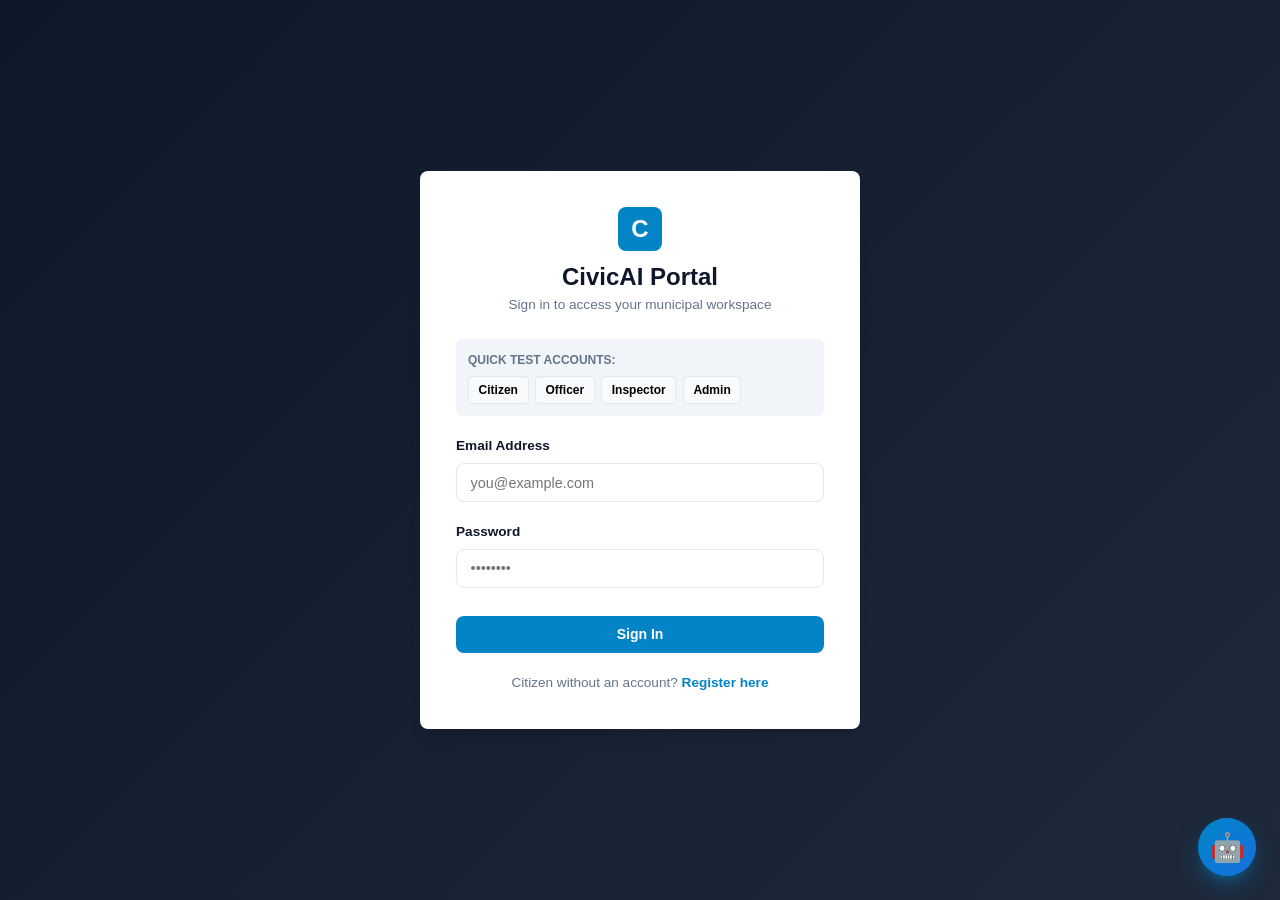
<file: frontend/work-orders.html>
<!DOCTYPE html>
<html lang="en">
<head>
  <meta charset="UTF-8">
  <meta name="viewport" content="width=device-width, initial-scale=1.0">
  <title>Work Orders – CivicAI</title>
  <link rel="stylesheet" href="assets/css/style.css">
</head>
<body>

  <div class="app-container">
    <aside class="sidebar"></aside>

    <div class="main-wrapper">
      <header class="topbar">
        <h1 class="page-title">Work Order Management</h1>
        <div class="topbar-actions">
          <button class="btn btn-secondary btn-sm" onclick="loadWorkOrders()">🔄 Refresh</button>
        </div>
      </header>

      <main class="content-body">
        <!-- Work Orders Filter Bar -->
        <div class="card" style="margin-bottom: 1.25rem;">
          <div style="display: flex; gap: 1rem; align-items: center;">
            <div style="flex: 1;">
              <select id="wo-status-filter" class="form-control" onchange="loadWorkOrders()">
                <option value="">All Statuses</option>
                <option value="DRAFT">Draft (Staged by Agent)</option>
                <option value="APPROVED">Approved (Ready for Assignment)</option>
                <option value="ASSIGNED">Assigned (Inspector Assigned)</option>
                <option value="IN_PROGRESS">In Progress (Field Work Started)</option>
                <option value="RESOLVED">Resolved (Work Completed)</option>
              </select>
            </div>
            <div style="flex: 1;">
              <select id="wo-priority-filter" class="form-control" onchange="loadWorkOrders()">
                <option value="">All Priorities</option>
                <option value="CRITICAL">Critical</option>
                <option value="HIGH">High</option>
                <option value="MEDIUM">Medium</option>
                <option value="LOW">Low</option>
              </select>
            </div>
          </div>
        </div>

        <!-- Work Orders Table -->
        <div class="card">
          <div class="table-responsive">
            <table>
              <thead>
                <tr>
                  <th>Order #</th>
                  <th>Incident Ref</th>
                  <th>Category</th>
                  <th>Department</th>
                  <th>Priority</th>
                  <th>Status</th>
                  <th>Assigned Inspector</th>
                  <th>Created Date</th>
                  <th>Actions</th>
                </tr>
              </thead>
              <tbody id="work-orders-tbody">
                <tr><td colspan="9" style="text-align: center; color: var(--text-muted);">Loading work orders...</td></tr>
              </tbody>
            </table>
          </div>
        </div>
      </main>
    </div>
  </div>

  <!-- Inspector Assignment Modal -->
  <div id="assign-modal" class="modal-backdrop">
    <div class="modal-dialog">
      <div class="modal-header">
        <h3 style="font-size: 1.1rem; font-weight: 700;">Assign Field Inspector</h3>
        <button style="border: none; background: none; font-size: 1.25rem; cursor: pointer;" onclick="closeAssignModal()">✕</button>
      </div>
      <div class="modal-body">
        <input type="hidden" id="assign-wo-id">
        <div class="form-group">
          <label for="assign-inspector-select">Select Certified Field Inspector *</label>
          <select id="assign-inspector-select" class="form-control" required>
            <option value="3">Marcus Cole (Field Inspector - Electrical & Roads)</option>
          </select>
        </div>
      </div>
      <div class="modal-footer">
        <button class="btn btn-secondary" onclick="closeAssignModal()">Cancel</button>
        <button class="btn btn-primary" onclick="submitAssignment()">Confirm Assignment</button>
      </div>
    </div>
  </div>

  <!-- Inspector Progress Update Modal -->
  <div id="update-modal" class="modal-backdrop">
    <div class="modal-dialog">
      <div class="modal-header">
        <h3 style="font-size: 1.1rem; font-weight: 700;">Update Work Order Status</h3>
        <button style="border: none; background: none; font-size: 1.25rem; cursor: pointer;" onclick="closeUpdateModal()">✕</button>
      </div>
      <div class="modal-body">
        <input type="hidden" id="update-wo-id">
        <div class="form-group">
          <label for="update-status-select">Status Progression *</label>
          <select id="update-status-select" class="form-control">
            <option value="IN_PROGRESS">IN_PROGRESS (Arrived On-Site / Excavating)</option>
            <option value="RESOLVED">RESOLVED (Repairs Complete & Asphalt Sealed)</option>
          </select>
        </div>
        <div class="form-group">
          <label for="update-notes">Inspection & Repair Notes *</label>
          <textarea id="update-notes" class="form-control" rows="3" placeholder="Detail repair equipment deployed, materials applied, and safety check results..."></textarea>
        </div>
      </div>
      <div class="modal-footer">
        <button class="btn btn-secondary" onclick="closeUpdateModal()">Cancel</button>
        <button class="btn btn-success" onclick="submitStatusUpdate()">Save Update</button>
      </div>
    </div>
  </div>

  <script src="assets/js/api.js"></script>
  <script src="assets/js/auth.js"></script>
  <script src="assets/js/ui.js"></script>
  <script>
    Auth.requireAuth(["MUNICIPAL_OFFICER", "FIELD_INSPECTOR", "ADMIN"]);
    UI.renderSidebar("work-orders");

    const currentUser = Auth.getUser();

    async function loadWorkOrders() {
      const status = document.getElementById("wo-status-filter").value;
      const priority = document.getElementById("wo-priority-filter").value;

      let query = `?size=50`;
      if (status) query += `&status=${status}`;
      if (priority) query += `&priority=${priority}`;

      try {
        const res = await Api.get(`/work-orders${query}`);
        if (res.success && res.data) {
          const list = res.data.content || [];
          const tbody = document.getElementById("work-orders-tbody");

          if (list.length === 0) {
            tbody.innerHTML = `<tr><td colspan="9" style="text-align: center; padding: 2rem;">No work orders found.</td></tr>`;
            return;
          }

          tbody.innerHTML = list.map(wo => {
            const isOfficer = ["MUNICIPAL_OFFICER", "ADMIN"].includes(currentUser.role);
            let actionBtns = "";

            if (isOfficer && wo.status === "DRAFT") {
              actionBtns += `<button class="btn btn-success btn-sm" onclick="approveOrder(${wo.id})">Approve Order</button> `;
            }

            if (isOfficer && (wo.status === "APPROVED" || wo.status === "DRAFT")) {
              actionBtns += `<button class="btn btn-primary btn-sm" onclick="openAssignModal(${wo.id})">Assign Inspector</button> `;
            }

            if (wo.status === "ASSIGNED" || wo.status === "IN_PROGRESS") {
              actionBtns += `<button class="btn btn-secondary btn-sm" onclick="openUpdateModal(${wo.id}, '${wo.status}')">Update Progress</button> `;
            }

            return `
              <tr>
                <td><strong>WO-${wo.id}</strong></td>
                <td><a href="incident-details.html?id=${wo.incidentId}" style="color: var(--primary); font-weight: 600;">${UI.escapeHtml(wo.incidentRef)}</a></td>
                <td>${UI.escapeHtml(wo.incidentCategory.replace('_', ' '))}</td>
                <td>${UI.escapeHtml(wo.departmentName || 'General Works')}</td>
                <td>${UI.getPriorityBadge(wo.priority)}</td>
                <td>${UI.getStatusBadge(wo.status)}</td>
                <td>${UI.escapeHtml(wo.inspectorName || 'Unassigned')}</td>
                <td>${UI.formatDate(wo.createdAt)}</td>
                <td>${actionBtns || '<span style="color: var(--text-muted); font-size: 0.8rem;">Completed</span>'}</td>
              </tr>
            `;
          }).join("");
        }
      } catch (err) {
        UI.showToast("Error loading work orders: " + err.message, "error");
      }
    }

    async function approveOrder(woId) {
      if (!confirm("Are you sure you want to approve this work order for municipal execution?")) return;
      try {
        const res = await Api.post(`/work-orders/${woId}/approve`, { notes: "Authorized by municipal officer." });
        if (res.success) {
          UI.showToast("Work Order officially approved!", "success");
          loadWorkOrders();
        }
      } catch (err) {
        UI.showToast(err.message, "error");
      }
    }

    function openAssignModal(woId) {
      document.getElementById("assign-wo-id").value = woId;
      document.getElementById("assign-modal").classList.add("show");
    }

    function closeAssignModal() {
      document.getElementById("assign-modal").classList.remove("show");
    }

    async function submitAssignment() {
      const woId = document.getElementById("assign-wo-id").value;
      const inspectorId = parseInt(document.getElementById("assign-inspector-select").value);

      try {
        const res = await Api.post(`/work-orders/${woId}/assign`, { inspectorId });
        if (res.success) {
          UI.showToast("Work order assigned to inspector!", "success");
          closeAssignModal();
          loadWorkOrders();
        }
      } catch (err) {
        UI.showToast(err.message, "error");
      }
    }

    function openUpdateModal(woId, currentStatus) {
      document.getElementById("update-wo-id").value = woId;
      document.getElementById("update-notes").value = "";
      document.getElementById("update-modal").classList.add("show");
    }

    function closeUpdateModal() {
      document.getElementById("update-modal").classList.remove("show");
    }

    async function submitStatusUpdate() {
      const woId = document.getElementById("update-wo-id").value;
      const newStatus = document.getElementById("update-status-select").value;
      const notes = document.getElementById("update-notes").value;

      if (!notes.trim()) {
        alert("Please enter inspection notes.");
        return;
      }

      try {
        const res = await Api.patch(`/work-orders/${woId}/status`, {
          newStatus: newStatus,
          notes: notes
        });
        if (res.success) {
          UI.showToast(`Work order updated to ${newStatus}!`, "success");
          closeUpdateModal();
          loadWorkOrders();
        }
      } catch (err) {
        UI.showToast(err.message, "error");
      }
    }

    loadWorkOrders();
  </script>
</body>
</html>
</file>
<file: frontend/assets/css/style.css>
/* ==============================================================================
   CivicAI - AI Public Infrastructure Damage Intelligence System
   Professional CivicTech SaaS Modern Stylesheet
   ============================================================================== */

:root {
  --primary: #0284c7;
  --primary-hover: #0369a1;
  --primary-light: #e0f2fe;
  --bg-main: #f8fafc;
  --bg-card: #ffffff;
  --bg-sidebar: #0f172a;
  --bg-sidebar-hover: #1e293b;
  --text-primary: #0f172a;
  --text-secondary: #64748b;
  --text-muted: #94a3b8;
  --border-color: #e2e8f0;
  
  /* Status Colors */
  --status-reported: #3b82f6;
  --status-review: #8b5cf6;
  --status-analyzed: #06b6d4;
  --status-workorder: #f59e0b;
  --status-progress: #d97706;
  --status-resolved: #10b981;
  --status-rejected: #ef4444;

  /* Priority Colors */
  --priority-low: #10b981;
  --priority-medium: #f59e0b;
  --priority-high: #f97316;
  --priority-critical: #ef4444;

  --shadow-sm: 0 1px 2px 0 rgb(0 0 0 / 0.05);
  --shadow-md: 0 4px 6px -1px rgb(0 0 0 / 0.1), 0 2px 4px -2px rgb(0 0 0 / 0.1);
  --shadow-lg: 0 10px 15px -3px rgb(0 0 0 / 0.1), 0 4px 6px -4px rgb(0 0 0 / 0.1);
  --radius: 8px;
}

* {
  margin: 0;
  padding: 0;
  box-sizing: border-box;
  font-family: -apple-system, BlinkMacSystemFont, "Segoe UI", Roboto, Helvetica, Arial, sans-serif;
}

body {
  background-color: var(--bg-main);
  color: var(--text-primary);
  line-height: 1.5;
  min-height: 100vh;
}

/* --------------------------------------------------------------------------
   Layout Structure (Sidebar + Main Content)
   -------------------------------------------------------------------------- */
.app-container {
  display: flex;
  min-height: 100vh;
}

.sidebar {
  width: 260px;
  background-color: var(--bg-sidebar);
  color: #ffffff;
  display: flex;
  flex-direction: column;
  flex-shrink: 0;
  z-index: 100;
  transition: all 0.3s ease;
}

.sidebar-brand {
  padding: 1.5rem;
  display: flex;
  align-items: center;
  gap: 0.75rem;
  border-bottom: 1px solid rgba(255, 255, 255, 0.1);
}

.sidebar-brand .logo-icon {
  width: 36px;
  height: 36px;
  background: linear-gradient(135deg, var(--primary), #38bdf8);
  border-radius: var(--radius);
  display: flex;
  align-items: center;
  justify-content: center;
  font-weight: bold;
  font-size: 1.25rem;
  color: white;
}

.sidebar-brand .logo-text {
  font-size: 1.25rem;
  font-weight: 700;
  letter-spacing: -0.025em;
  color: white;
}

.sidebar-brand .logo-sub {
  font-size: 0.7rem;
  color: var(--text-muted);
  display: block;
}

.sidebar-menu {
  list-style: none;
  padding: 1rem 0.75rem;
  flex-grow: 1;
}

.sidebar-menu li {
  margin-bottom: 0.25rem;
}

.sidebar-menu a {
  display: flex;
  align-items: center;
  gap: 0.75rem;
  padding: 0.75rem 1rem;
  color: #94a3b8;
  text-decoration: none;
  font-size: 0.9rem;
  font-weight: 500;
  border-radius: var(--radius);
  transition: all 0.2s ease;
}

.sidebar-menu a:hover,
.sidebar-menu a.active {
  color: #ffffff;
  background-color: var(--bg-sidebar-hover);
}

.sidebar-menu a.active {
  border-left: 3px solid var(--primary);
  background-color: rgba(2, 132, 199, 0.15);
  color: #38bdf8;
}

.sidebar-footer {
  padding: 1rem;
  border-top: 1px solid rgba(255, 255, 255, 0.1);
  display: flex;
  align-items: center;
  justify-content: space-between;
}

.user-snippet {
  display: flex;
  align-items: center;
  gap: 0.75rem;
}

.user-avatar {
  width: 36px;
  height: 36px;
  background-color: #334155;
  border-radius: 50%;
  display: flex;
  align-items: center;
  justify-content: center;
  font-weight: 600;
  color: #38bdf8;
}

.user-info .user-name {
  font-size: 0.85rem;
  font-weight: 600;
  color: #f1f5f9;
}

.user-info .user-role {
  font-size: 0.7rem;
  color: var(--text-muted);
  text-transform: uppercase;
}

.logout-btn {
  background: none;
  border: none;
  color: var(--text-muted);
  cursor: pointer;
  padding: 0.4rem;
  border-radius: 4px;
}

.logout-btn:hover {
  color: #ef4444;
  background-color: rgba(239, 68, 68, 0.1);
}

/* --------------------------------------------------------------------------
   Main Content Area
   -------------------------------------------------------------------------- */
.main-wrapper {
  flex-grow: 1;
  display: flex;
  flex-direction: column;
  overflow-x: hidden;
}

.topbar {
  height: 64px;
  background-color: #ffffff;
  border-bottom: 1px solid var(--border-color);
  display: flex;
  align-items: center;
  justify-content: space-between;
  padding: 0 1.5rem;
  position: sticky;
  top: 0;
  z-index: 90;
}

.page-title {
  font-size: 1.25rem;
  font-weight: 700;
  color: var(--text-primary);
}

.topbar-actions {
  display: flex;
  align-items: center;
  gap: 1rem;
}

.content-body {
  padding: 1.5rem;
  flex-grow: 1;
}

/* --------------------------------------------------------------------------
   Cards, Metric Badges & Grids
   -------------------------------------------------------------------------- */
.grid-4 {
  display: grid;
  grid-template-columns: repeat(auto-fit, minmax(220px, 1fr));
  gap: 1.25rem;
  margin-bottom: 1.5rem;
}

.grid-2 {
  display: grid;
  grid-template-columns: repeat(auto-fit, minmax(400px, 1fr));
  gap: 1.25rem;
  margin-bottom: 1.5rem;
}

.card {
  background-color: var(--bg-card);
  border: 1px solid var(--border-color);
  border-radius: var(--radius);
  padding: 1.25rem;
  box-shadow: var(--shadow-sm);
}

.card-header {
  display: flex;
  justify-content: space-between;
  align-items: center;
  margin-bottom: 1rem;
  padding-bottom: 0.5rem;
  border-bottom: 1px solid var(--border-color);
}

.card-header h3 {
  font-size: 1.05rem;
  font-weight: 600;
}

.metric-card {
  display: flex;
  align-items: center;
  justify-content: space-between;
  padding: 1.25rem;
}

.metric-value {
  font-size: 1.85rem;
  font-weight: 800;
  color: var(--text-primary);
  line-height: 1.2;
}

.metric-label {
  font-size: 0.8rem;
  color: var(--text-secondary);
  font-weight: 500;
  text-transform: uppercase;
}

.metric-icon {
  width: 48px;
  height: 48px;
  border-radius: var(--radius);
  display: flex;
  align-items: center;
  justify-content: center;
  font-size: 1.5rem;
}

/* --------------------------------------------------------------------------
   Tables
   -------------------------------------------------------------------------- */
.table-responsive {
  width: 100%;
  overflow-x: auto;
}

table {
  width: 100%;
  border-collapse: collapse;
  text-align: left;
  font-size: 0.9rem;
}

th {
  background-color: #f8fafc;
  padding: 0.75rem 1rem;
  font-weight: 600;
  color: var(--text-secondary);
  border-bottom: 1px solid var(--border-color);
  white-space: nowrap;
}

td {
  padding: 0.85rem 1rem;
  border-bottom: 1px solid var(--border-color);
  color: var(--text-primary);
  vertical-align: middle;
}

tr:hover {
  background-color: #f1f5f9;
}

/* --------------------------------------------------------------------------
   Badges & Pills
   -------------------------------------------------------------------------- */
.badge {
  display: inline-flex;
  align-items: center;
  padding: 0.25rem 0.6rem;
  border-radius: 9999px;
  font-size: 0.75rem;
  font-weight: 600;
  text-transform: uppercase;
  letter-spacing: 0.025em;
}

.badge-low { background-color: #d1fae5; color: #065f46; }
.badge-medium { background-color: #fef3c7; color: #92400e; }
.badge-high { background-color: #ffedd5; color: #9a3412; }
.badge-critical { background-color: #fee2e2; color: #991b1b; }

.badge-reported { background-color: #dbeafe; color: #1e40af; }
.badge-review { background-color: #ede9fe; color: #5b21b6; }
.badge-analyzed { background-color: #cffafe; color: #155e75; }
.badge-draft { background-color: #f1f5f9; color: #475569; }
.badge-assigned { background-color: #e0f2fe; color: #0369a1; }
.badge-in_progress { background-color: #fef3c7; color: #b45309; }
.badge-resolved { background-color: #d1fae5; color: #065f46; }
.badge-rejected { background-color: #fee2e2; color: #991b1b; }

/* --------------------------------------------------------------------------
   Buttons & Form Controls
   -------------------------------------------------------------------------- */
.btn {
  display: inline-flex;
  align-items: center;
  justify-content: center;
  gap: 0.5rem;
  padding: 0.6rem 1.2rem;
  border-radius: var(--radius);
  font-size: 0.875rem;
  font-weight: 600;
  cursor: pointer;
  border: 1px solid transparent;
  transition: all 0.2s ease;
  text-decoration: none;
}

.btn-primary {
  background-color: var(--primary);
  color: #ffffff;
}

.btn-primary:hover {
  background-color: var(--primary-hover);
}

.btn-secondary {
  background-color: #ffffff;
  border-color: var(--border-color);
  color: var(--text-primary);
}

.btn-secondary:hover {
  background-color: #f1f5f9;
}

.btn-success {
  background-color: var(--status-resolved);
  color: #ffffff;
}

.btn-danger {
  background-color: var(--status-rejected);
  color: #ffffff;
}

.btn-sm {
  padding: 0.35rem 0.75rem;
  font-size: 0.75rem;
}

.form-group {
  margin-bottom: 1.25rem;
}

.form-group label {
  display: block;
  font-size: 0.85rem;
  font-weight: 600;
  margin-bottom: 0.4rem;
  color: var(--text-primary);
}

.form-control {
  width: 100%;
  padding: 0.65rem 0.85rem;
  border: 1px solid var(--border-color);
  border-radius: var(--radius);
  font-size: 0.9rem;
  outline: none;
  transition: border-color 0.2s;
  background-color: #ffffff;
}

.form-control:focus {
  border-color: var(--primary);
  box-shadow: 0 0 0 3px rgba(2, 132, 199, 0.15);
}

textarea.form-control {
  resize: vertical;
  min-height: 90px;
}

/* --------------------------------------------------------------------------
   Modals & Toasts
   -------------------------------------------------------------------------- */
.modal-backdrop {
  position: fixed;
  inset: 0;
  background-color: rgba(15, 23, 42, 0.6);
  backdrop-filter: blur(2px);
  display: none;
  align-items: center;
  justify-content: center;
  z-index: 1000;
}

.modal-backdrop.show {
  display: flex;
}

.modal-dialog {
  background: #ffffff;
  border-radius: var(--radius);
  width: 95%;
  max-width: 550px;
  box-shadow: var(--shadow-lg);
  overflow: hidden;
  animation: modalIn 0.2s ease-out;
}

@keyframes modalIn {
  from { opacity: 0; transform: translateY(-20px); }
  to { opacity: 1; transform: translateY(0); }
}

.modal-header {
  padding: 1.25rem;
  border-bottom: 1px solid var(--border-color);
  display: flex;
  justify-content: space-between;
  align-items: center;
}

.modal-body {
  padding: 1.25rem;
  max-height: 75vh;
  overflow-y: auto;
}

.modal-footer {
  padding: 1rem 1.25rem;
  border-top: 1px solid var(--border-color);
  display: flex;
  justify-content: flex-end;
  gap: 0.75rem;
  background-color: #f8fafc;
}

/* Toast Alerts */
#toast-container {
  position: fixed;
  bottom: 1.5rem;
  right: 1.5rem;
  display: flex;
  flex-direction: column;
  gap: 0.75rem;
  z-index: 2000;
}

.toast {
  min-width: 280px;
  max-width: 400px;
  padding: 0.85rem 1.2rem;
  border-radius: var(--radius);
  background-color: #ffffff;
  border-left: 4px solid var(--primary);
  box-shadow: var(--shadow-lg);
  font-size: 0.875rem;
  display: flex;
  align-items: center;
  justify-content: space-between;
  animation: toastIn 0.3s ease-out;
}

.toast-success { border-color: var(--status-resolved); }
.toast-error { border-color: var(--status-rejected); }

@keyframes toastIn {
  from { opacity: 0; transform: translateX(50px); }
  to { opacity: 1; transform: translateX(0); }
}

/* Map Container */
#map {
  width: 100%;
  height: 600px;
  border-radius: var(--radius);
  border: 1px solid var(--border-color);
}

/* ==============================================================================
   Floating AI Voice Assistant & Chatbot Widget
   ============================================================================== */
.voice-assistant-fab {
  position: fixed;
  bottom: 1.5rem;
  right: 1.5rem;
  width: 58px;
  height: 58px;
  border-radius: 50%;
  background: linear-gradient(135deg, #0284c7, #2563eb);
  color: white;
  border: none;
  box-shadow: 0 10px 25px -5px rgba(2, 132, 199, 0.5), 0 8px 10px -6px rgba(2, 132, 199, 0.4);
  cursor: pointer;
  display: flex;
  align-items: center;
  justify-content: center;
  font-size: 1.75rem;
  z-index: 9999;
  transition: transform 0.2s cubic-bezier(0.34, 1.56, 0.64, 1), box-shadow 0.2s ease;
}

.voice-assistant-fab:hover {
  transform: scale(1.08);
  box-shadow: 0 15px 30px -5px rgba(2, 132, 199, 0.6);
}

.voice-assistant-pulse {
  position: absolute;
  width: 100%;
  height: 100%;
  border-radius: 50%;
  background: rgba(2, 132, 199, 0.4);
  animation: fabPulse 2s infinite;
  z-index: -1;
}

@keyframes fabPulse {
  0% { transform: scale(1); opacity: 0.8; }
  100% { transform: scale(1.4); opacity: 0; }
}

.voice-assistant-panel {
  position: fixed;
  bottom: 5.5rem;
  right: 1.5rem;
  width: 390px;
  height: 540px;
  background: #ffffff;
  border-radius: 16px;
  box-shadow: 0 20px 35px -10px rgba(15, 23, 42, 0.25), 0 0 0 1px rgba(15, 23, 42, 0.08);
  display: none;
  flex-direction: column;
  overflow: hidden;
  z-index: 10000;
  animation: panelSlideUp 0.25s cubic-bezier(0.16, 1, 0.3, 1);
}

.voice-assistant-panel.active {
  display: flex;
}

@keyframes panelSlideUp {
  from { opacity: 0; transform: translateY(20px) scale(0.96); }
  to { opacity: 1; transform: translateY(0) scale(1); }
}

.voice-assistant-header {
  padding: 1rem 1.25rem;
  background: linear-gradient(135deg, #0f172a, #1e293b);
  color: white;
  display: flex;
  align-items: center;
  justify-content: space-between;
}

.voice-assistant-header h3 {
  font-size: 1rem;
  font-weight: 700;
  display: flex;
  align-items: center;
  gap: 0.5rem;
}

.header-status-dot {
  width: 8px;
  height: 8px;
  background: #10b981;
  border-radius: 50%;
  box-shadow: 0 0 8px #10b981;
}

.voice-assistant-body {
  flex-grow: 1;
  padding: 1rem;
  overflow-y: auto;
  background: #f8fafc;
  display: flex;
  flex-direction: column;
  gap: 0.75rem;
  font-size: 0.875rem;
}

.chat-bubble-assistant {
  align-self: flex-start;
  background: #ffffff;
  color: var(--text-primary);
  border: 1px solid var(--border-color);
  padding: 0.75rem 1rem;
  border-radius: 12px;
  border-bottom-left-radius: 3px;
  box-shadow: 0 2px 4px rgba(0,0,0,0.04);
  max-width: 88%;
  line-height: 1.5;
}

.chat-bubble-user {
  align-self: flex-end;
  background: #0284c7;
  color: white;
  padding: 0.75rem 1rem;
  border-radius: 12px;
  border-bottom-right-radius: 3px;
  max-width: 88%;
  line-height: 1.5;
}

.chat-audio-btn {
  background: none;
  border: none;
  cursor: pointer;
  color: #0284c7;
  font-size: 0.75rem;
  margin-top: 0.35rem;
  display: inline-flex;
  align-items: center;
  gap: 0.3rem;
  padding: 0.2rem 0.4rem;
  border-radius: 4px;
}

.chat-audio-btn:hover {
  background: #e0f2fe;
}

.voice-assistant-chips {
  padding: 0.5rem 0.75rem;
  background: #ffffff;
  border-top: 1px solid var(--border-color);
  display: flex;
  gap: 0.4rem;
  overflow-x: auto;
  white-space: nowrap;
}

.quick-chip {
  padding: 0.25rem 0.6rem;
  background: #f1f5f9;
  border: 1px solid var(--border-color);
  border-radius: 9999px;
  font-size: 0.72rem;
  font-weight: 500;
  cursor: pointer;
  color: var(--text-secondary);
}

.quick-chip:hover {
  background: #e0f2fe;
  color: #0284c7;
  border-color: #7dd3fc;
}

.voice-assistant-footer {
  padding: 0.75rem;
  background: #ffffff;
  border-top: 1px solid var(--border-color);
  display: flex;
  align-items: center;
  gap: 0.5rem;
}

.mic-btn {
  width: 38px;
  height: 38px;
  border-radius: 50%;
  border: 1px solid var(--border-color);
  background: #f8fafc;
  cursor: pointer;
  display: flex;
  align-items: center;
  justify-content: center;
  font-size: 1.15rem;
  color: var(--text-primary);
  flex-shrink: 0;
  transition: all 0.2s;
}

.mic-btn.listening {
  background: #fee2e2;
  border-color: #ef4444;
  color: #ef4444;
  animation: micPulse 1.2s infinite;
}

@keyframes micPulse {
  0% { box-shadow: 0 0 0 0 rgba(239, 68, 68, 0.6); }
  70% { box-shadow: 0 0 0 10px rgba(239, 68, 68, 0); }
  100% { box-shadow: 0 0 0 0 rgba(239, 68, 68, 0); }
}

.voice-input {
  flex-grow: 1;
  border: 1px solid var(--border-color);
  border-radius: 20px;
  padding: 0.5rem 0.85rem;
  font-size: 0.875rem;
  outline: none;
}

.voice-input:focus {
  border-color: #0284c7;
}

.send-btn {
  width: 38px;
  height: 38px;
  border-radius: 50%;
  background: #0284c7;
  color: white;
  border: none;
  cursor: pointer;
  display: flex;
  align-items: center;
  justify-content: center;
  font-size: 1rem;
  flex-shrink: 0;
}
</file>
